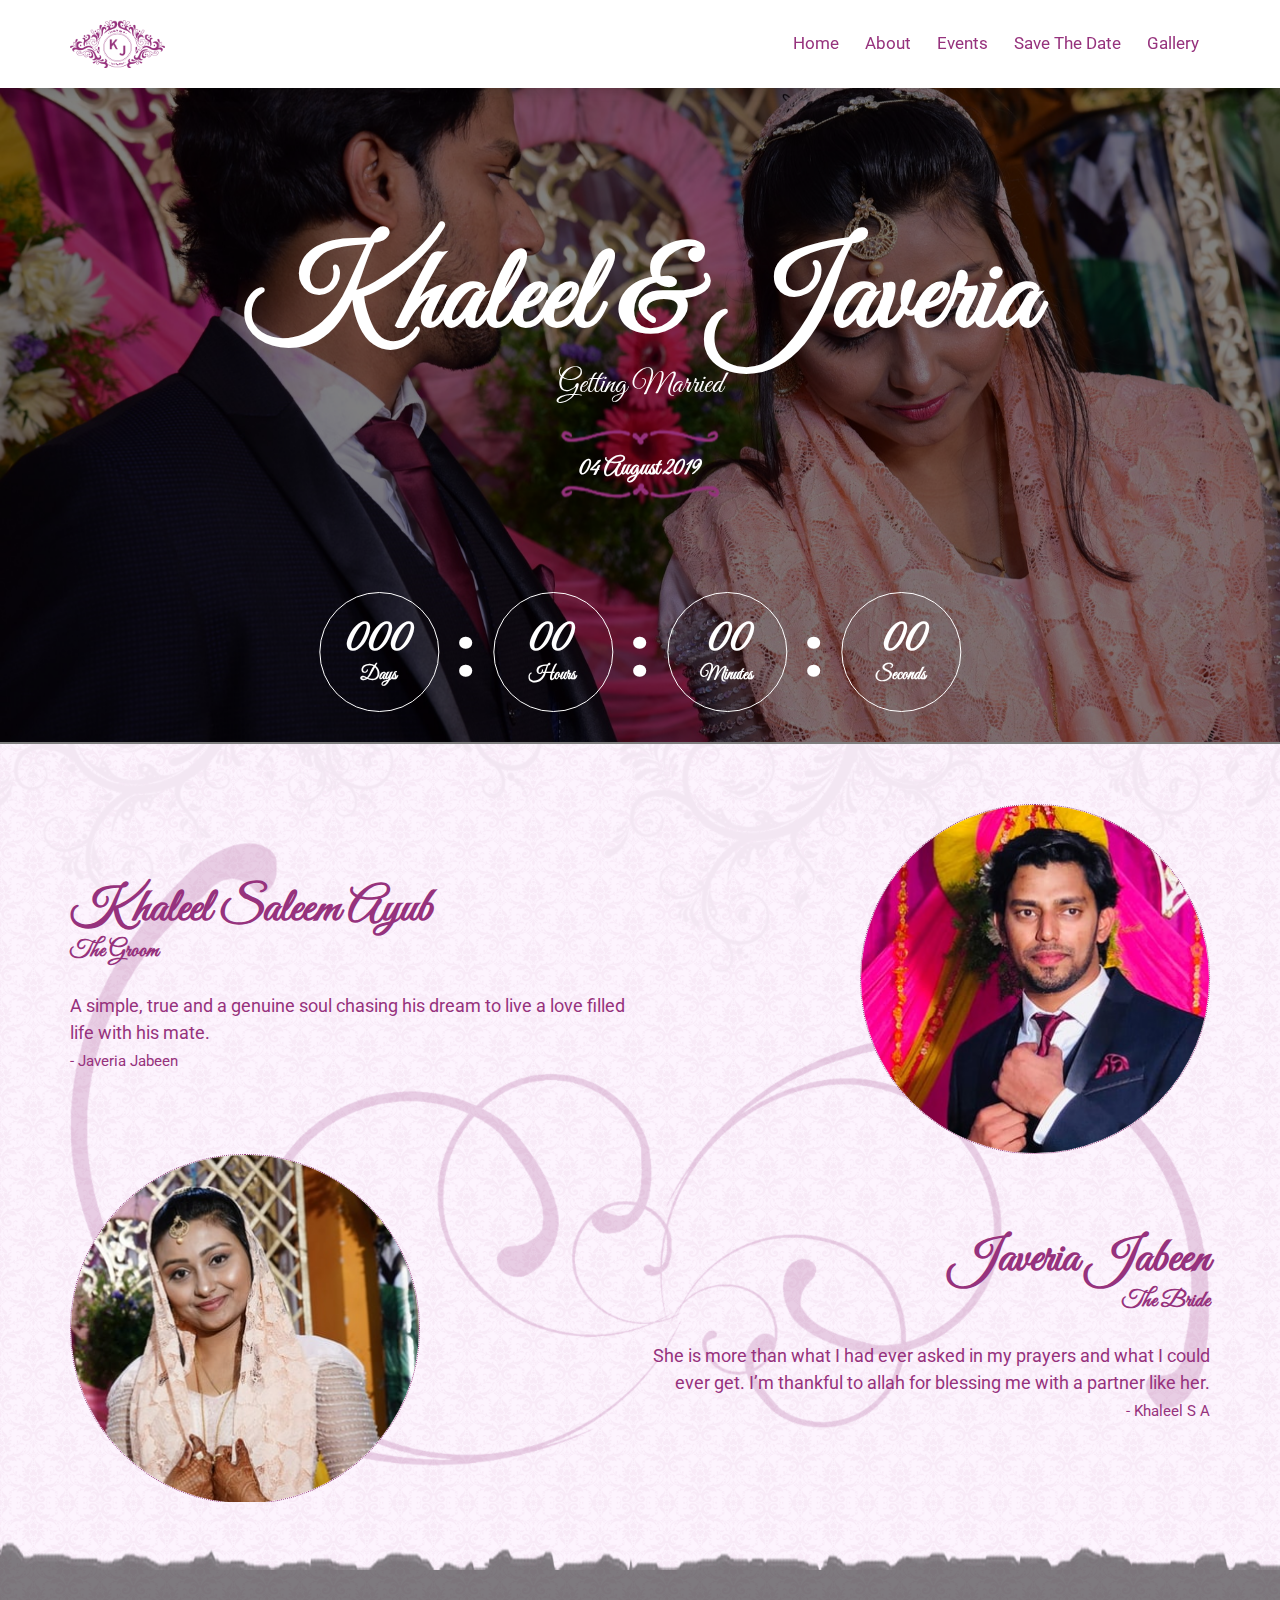
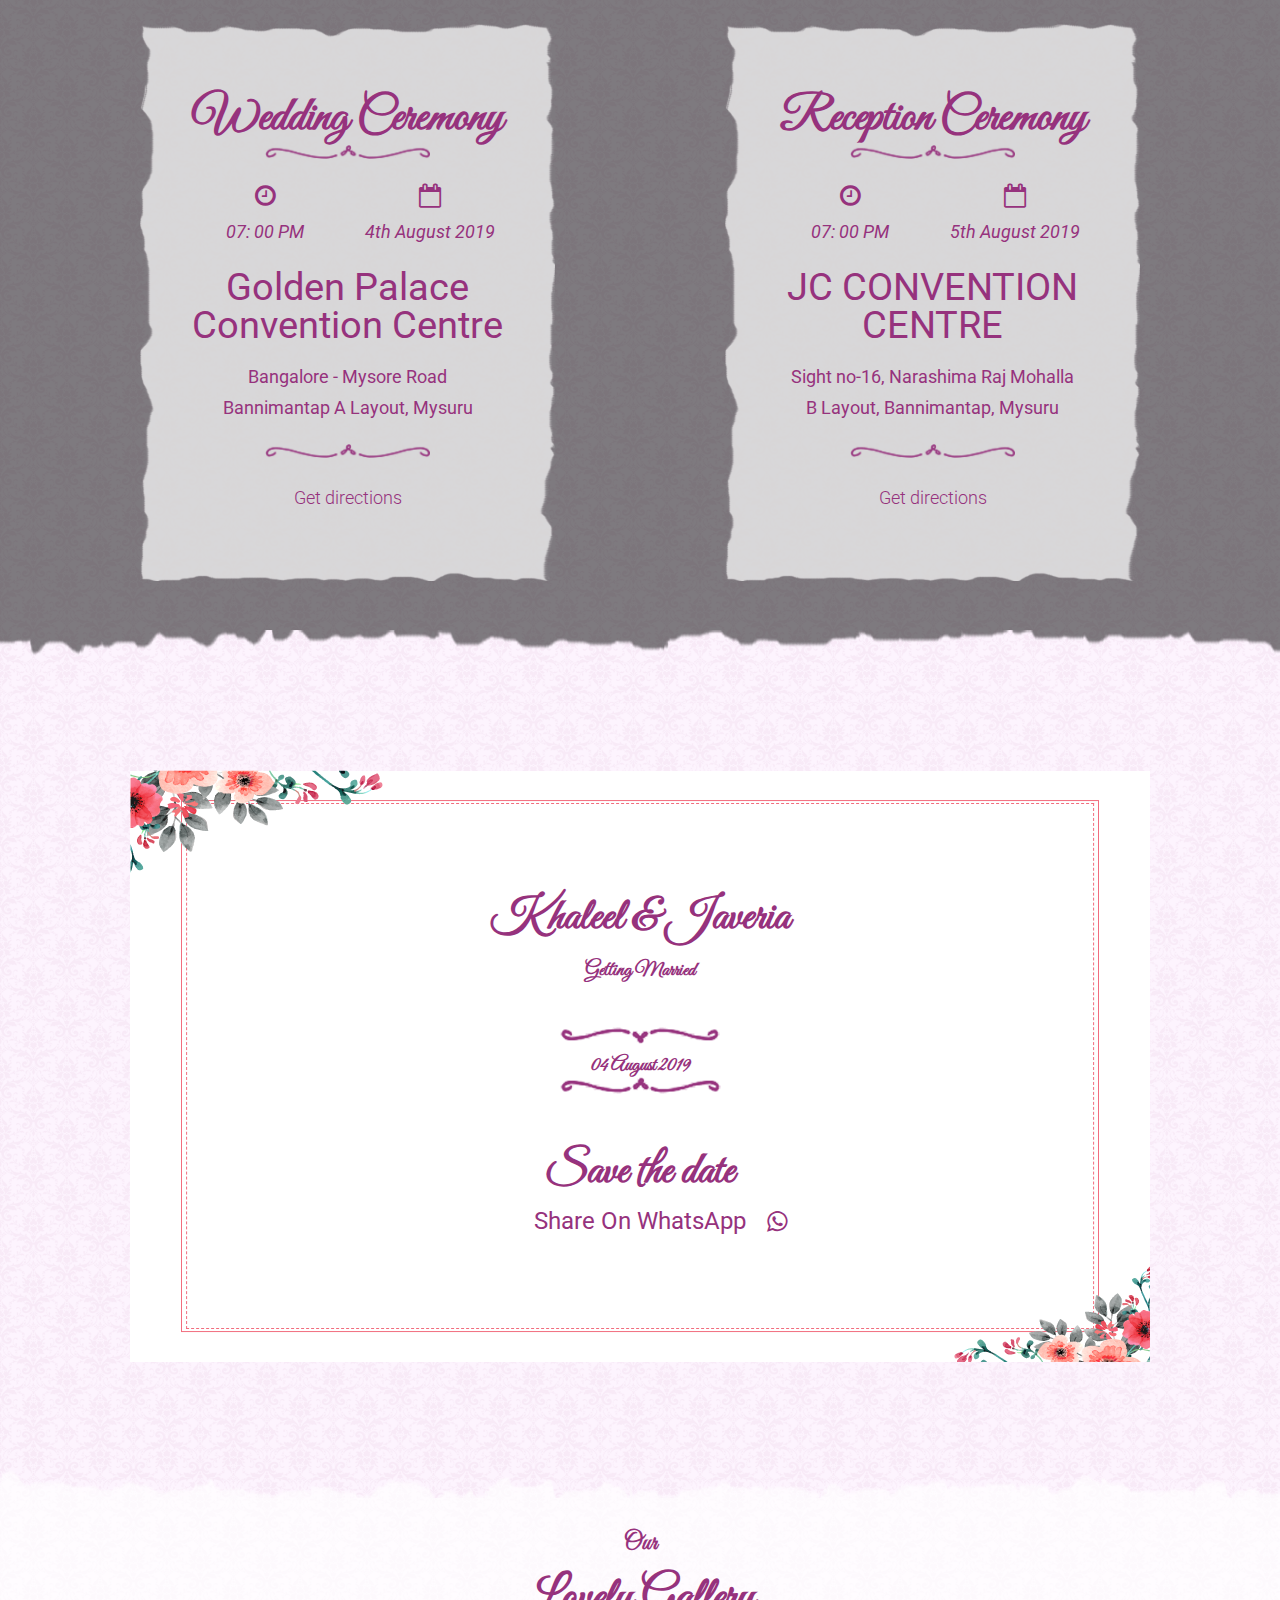
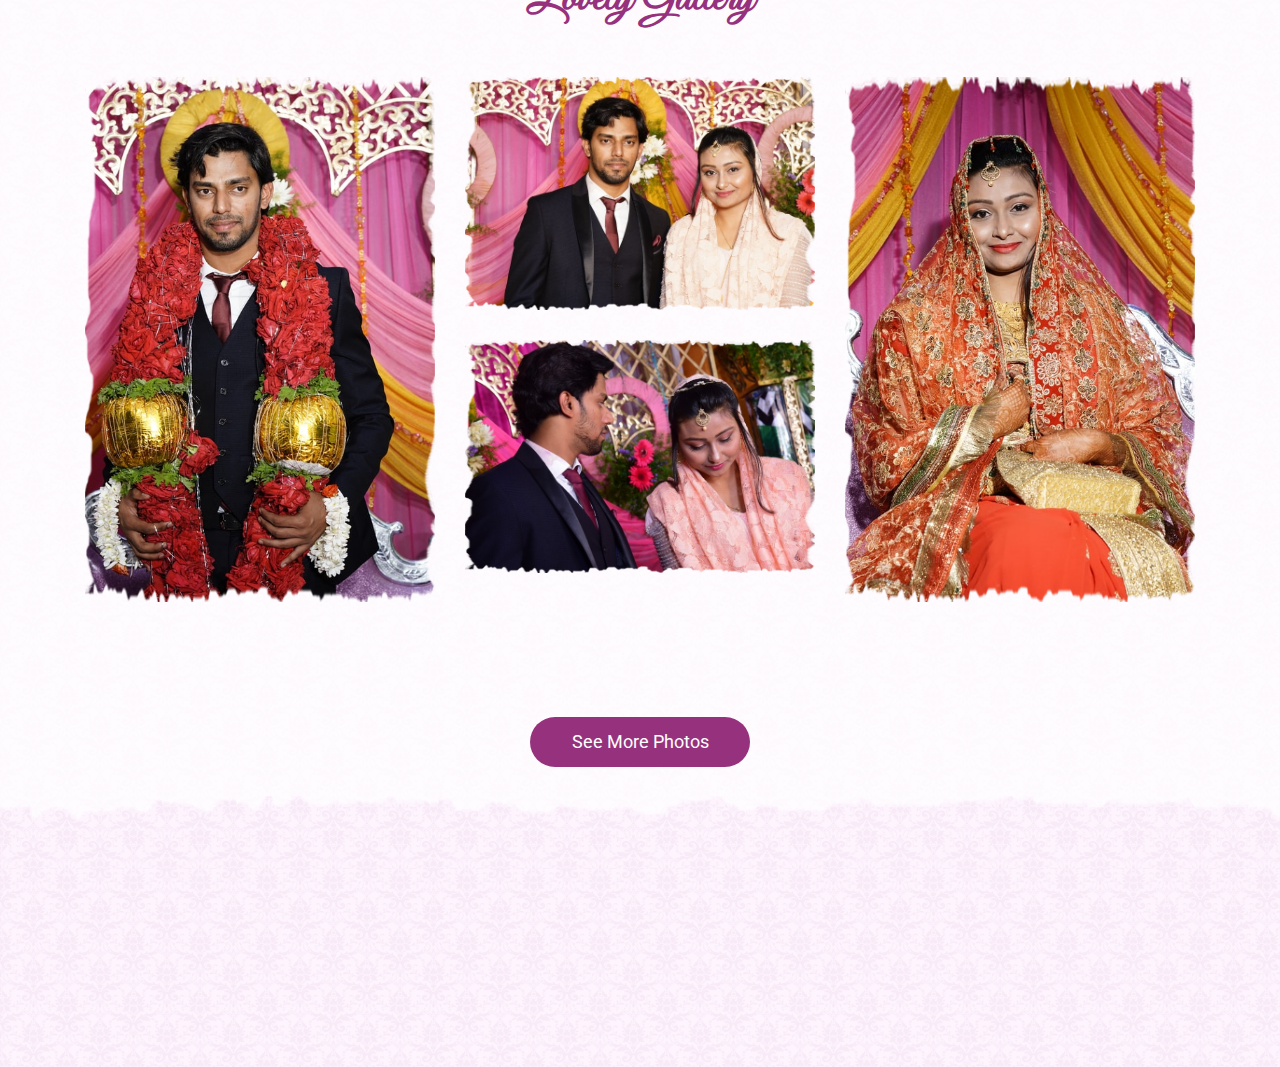
<file: index.html>
<!DOCTYPE html>
<html class="no-js" lang="eg"><head><meta http-equiv="Content-Type" content="text/html; charset=UTF-8">
		<title>Khan's Wedding - Khaleel & Javeria</title>
		<meta http-equiv="X-UA-Compatible" content="IE=edge">
		<meta name="description" content="Join us in celebrating our love on the 4th August 2019">
		<meta property="og:title" content="Khan's Wedding - Khaleel & Javeria" />
		<meta property="og:url" content="https://yousufsa.github.io/khanswedding/docs" />
		<meta property="og:description" content="Join us in celebrating our love on the 4th August 2019">
		<meta property="og:image" content="https://yousufsa.github.io/khanswedding/docs/assets/whatsapp-article-img.jpg">
		<meta property="og:type" content="article" />
        <meta name="author" content="YousufSA">
		<meta name="viewport" content="width=device-width, initial-scale=1">
        <link rel="shortcut icon" type="image/png" href="https://yousufsa.github.io/khanswedding/docs/assets/favicon.ico"/>
		<link href="https://fonts.googleapis.com/css?family=Great+Vibes%7CRoboto:100,300,400,700,900" rel="stylesheet">
		<!-- Global site tag (gtag.js) - Google Analytics -->
		<script async src="https://www.googletagmanager.com/gtag/js?id=UA-138884768-1"></script>
		<script>
		  window.dataLayer = window.dataLayer || [];
		  function gtag(){dataLayer.push(arguments);}
		  gtag('js', new Date());

		  gtag('config', 'UA-138884768-1');
		</script>


		<!-- All Style Sheet Start -->

		<link rel="stylesheet" href="https://yousufsa.github.io/khanswedding/docs/assets/owl.theme.css">
		<link rel="stylesheet" href="https://yousufsa.github.io/khanswedding/docs/assets/vegas.min.css">
		<link rel="stylesheet" href="https://yousufsa.github.io/khanswedding/docs/assets/owl.transitions.css">
		<link rel="stylesheet" href="https://yousufsa.github.io/khanswedding/docs/assets/owl.carousel.min.css">
		<link rel="stylesheet" href="https://yousufsa.github.io/khanswedding/docs/assets/magnific-popup.css">
		<link rel="stylesheet" href="https://yousufsa.github.io/khanswedding/docs/assets/isotope.css">
		<link rel="stylesheet" href="https://yousufsa.github.io/khanswedding/docs/assets/font-awesome.css">
		<link rel="stylesheet" href="https://yousufsa.github.io/khanswedding/docs/assets/bootstrap.min.css">
		<link rel="stylesheet" href="https://yousufsa.github.io/khanswedding/docs/assets/animate.css">

		<!-- All Style Sheet End -->

		<link rel="stylesheet" href="https://yousufsa.github.io/khanswedding/docs/assets/style.css">
		<link rel="stylesheet" href="https://yousufsa.github.io/khanswedding/docs/assets/responsive.css">
	<style type="text/css" id="jarallax-clip-1">#jarallax-container-1 {
   clip: rect(0 1440px 600px 0);
   clip: rect(0, 1440px, 600px, 0);
}</style></head>

	<body class="the-heart-default-body the-heart-overly" data-gr-c-s-loaded="true">
	<!-- The Heart Body Start -->
	<!-- Preloder -->
	<div id="prelaoder" style="display: none;"></div>
	<!-- The Heart main Menu -->
	<header class="the-heart-menu-and-logo-section" id="the-heart-menu">
		<div class="container">
			<div class="row">
				<div class="col-md-2 col-sm-2 col-xs-12">
					<div class="the-heart-logo">
						<a href="#loded">
							<img src="https://yousufsa.github.io/khanswedding/docs/assets/logo.png" alt="The Heart Logo">
						</a>
					</div>
				</div>
				<div class="menu-toggle">
					<i class="fa fa-bars" aria-hidden="true"></i>
				</div>
				<div class="col-md-10 col-sm-10 col-xs-12">
					<nav class="the-heart-main-meun">
						<ul>
							<li><a href="#loded">Home</a></li>
							<li><a href="#tthe-heart-intro">About</a></li>
                            <li><a href="#our-story">Events</a></li>
                            <li><a href="#the-heart-attending">Save the date</a></li>
							<li><a href="#the-heart-gallery">Gallery</a></li>
						</ul>
					</nav> <!-- .the-heart-main-meun END -->
				</div>
			</div>
		</div>
	</header> <!-- .the-heart-menu-and-logo-section END -->

	<!-- The Heart Welcome Section -->
	<section class="the-heart-welcome-section jarallax black-overly vegas-container" id="loded" style="height: 744px;"><div class="vegas-slide vegas-transition-fade vegas-transition-fade-in vegas-transition-fade-out" style="transition: all 1000ms ease 0s;"><div class="vegas-slide-inner vegas-animation-kenburnsLeft" style="background-image: url(&quot;https://yousufsa.github.io/khanswedding/docs/assets/img/accommodation-bg.jpg&quot;); background-color: rgba(0, 0, 0, 0); background-position: center center; background-size: cover; animation-duration: 5000ms;"></div></div><div class="vegas-slide vegas-transition-fade vegas-transition-fade-in" style="transition: all 1000ms ease 0s;"><div class="vegas-slide-inner vegas-animation-kenburnsLeft" style="background-image: url(&quot;https://yousufsa.github.io/khanswedding/docs/assets/img/the-heart-welcome-bg.jpg&quot;); background-color: rgba(0, 0, 0, 0); background-position: center center; background-size: cover; animation-duration: 5000ms;"></div></div><div class="vegas-timer vegas-timer-running"><div class="vegas-timer-progress" style="transition-duration: 4900ms;"></div></div><div class="vegas-wrapper" style="overflow: visible; padding: 0px;"><div class="container">
				<div class="row">
					<div class="the-heart-welcome-tbl">
						<div class="the-heart-welcome-tbl-c">
							<div class="the-heart-welcome-content">
								<div class="wow fadeInUp" data-wow-duration="2s" style="visibility: visible; animation-duration: 2s; animation-name: fadeInUp;">
									<h1>Khaleel  &amp;  Javeria</h1>
									<h4>Getting Married</h4>
									<div class="the-heart-floral-txt">
										<h3>04 August 2019</h3>
									</div> <!-- .the-heart-floral-txt END -->
								</div>
							</div> <!-- .the-heart-welcome-content END -->
						</div> <!-- .the-heart-welcome-tbl-c END -->
					</div> <!-- .the-heart-welcome-tbl END -->
				</div>
			</div><div class="the-heart-date-couuntdown">
				<div class="wow fadeInUp" data-wow-duration="3s" style="visibility: visible; animation-duration: 3s; animation-name: fadeInUp;">
					<div id="heart_countdown">
						<div class="the-heart-timer-single">
							<div class="the-heart-single-counter the-heart-timer">
								<div class="dash days_dash">
									<div class="digit"><div class="top" style="display: none;">0</div><div class="bottom" style="display: block;">0</div></div>
									<div class="digit"><div class="top" style="display: none;">0</div><div class="bottom" style="display: block;">0</div></div>
									<div class="digit"><div class="top" style="display: none;">0</div><div class="bottom" style="display: block;">0</div></div>
									<h3>Days</h3>
								</div>
							</div>
						</div>
						<div class="the-heart-timer-single">
							<div class="the-heart-single-counter the-heart-timer">
								<div class="dash hours_dash">
									<div class="digit"><div class="top" style="display: none;">0</div><div class="bottom" style="display: block;">0</div></div>
									<div class="digit"><div class="top" style="display: none;">0</div><div class="bottom" style="display: block;">0</div></div>
									<h3>Hours</h3>
								</div>
							</div>
						</div>
						<div class="the-heart-timer-single">
							<div class="the-heart-single-counter the-heart-timer">
								<div class="dash minutes_dash">
									<div class="digit"><div class="top" style="display: none;">0</div><div class="bottom" style="display: block;">0</div></div>
									<div class="digit"><div class="top" style="display: none;">0</div><div class="bottom" style="display: block;">0</div></div>
									<h3>Minutes</h3>
								</div>
							</div>
						</div>
						<div class="the-heart-timer-single">
							<div class="the-heart-single-counter the-heart-timer">
								<div class="dash seconds_dash">
									<div class="digit"><div class="top" style="display: none;">0</div><div class="bottom" style="display: block;">0</div></div>
									<div class="digit"><div class="top" style="display: none;">0</div><div class="bottom" style="display: block;">0</div></div>
									<h3>Seconds</h3>
								</div>
							</div>
						</div>
					</div> <!-- #heart_countdown END -->
				</div>
			</div></div></section> <!-- .the-heart-welcome-floral-bg END -->

	<!-- The Heart Introduction -->
	<section class="the-heart-introduction-section section-padding" id="tthe-heart-intro">
		<div class="container">
			<div class="the-heart-introduction-wraper">
				<div class="the-heart-single-introduction clear-both">
					<div class="the-heart-spilt-container">
						<div class="the-heart-intruduction-content-txt" style="height: 350px;">
							<h3>Khaleel Saleem Ayub</h3>
							<h4>The Groom</h4>
                            <p>A simple, true and a genuine soul chasing his dream to live a love filled life with his mate. <br/><small> - Javeria Jabeen </small></p>
						</div> <!-- .the-heart-intruduction-content-txt END -->
					</div> <!-- .the-heart-spilt-container END -->
					<div class="the-heart-spilt-container">
						<figure class="the-heart-intruduction-content-img">
							<img src="https://yousufsa.github.io/khanswedding/docs/assets/groom.png" alt="Khaleel - Groom" title="Khaleel - Groom">
						</figure> <!-- .the-heart-intruduction-content-img END -->
					</div> <!-- .the-heart-spilt-container END -->
				</div> <!--  .the-heart-single-introduction END -->

				<div class="the-heart-single-introduction clear-both">
					<div class="the-heart-spilt-container">
						<div class="the-heart-intruduction-content-txt" style="height: 350px;">
							<h3>Javeria Jabeen</h3>
							<h4>The Bride</h4>
							<p>She is more than what I had ever asked in my prayers and what I could ever get. I’m thankful to allah for blessing me with a partner like her. <br/><small> - Khaleel S A </small></p>
						</div> <!-- .the-heart-intruduction-content-txt END -->
					</div> <!-- .the-heart-spilt-container END -->
					<div class="the-heart-spilt-container">
						<figure class="the-heart-intruduction-content-img">
								<img src="https://yousufsa.github.io/khanswedding/docs/assets/bride.png" alt="Javeria - Bride" title="Javeria - Bride">
				        </figure> <!-- .the-heart-intruduction-content-img END -->
					</div> <!-- .the-heart-spilt-container END -->
				</div> <!--  .the-heart-single-introduction END -->
			</div> <!-- .the-heart-introduction-wraper END -->
		</div>
	</section> <!-- .the-heart-introduction-section END -->

	   

	<!-- The Heart Wedding Venue -->
	<section id="our-story" class="the-heart-paper-effect-bg">
		<div class="the-heart-wedding-venue-section" id="the-heart-wedding-venue" style="background-image: url(https://yousufsa.github.io/khanswedding/docs/assets/img/shardayyy-photography-113795-unsplash.jpg);">
			<div class="container">
				<div class="row">
					<div class="col-md-6 col-sm-12 col-xs-12">
						<div class="the-heart-wdding-venu-content">
							<h2>Wedding Ceremony</h2>

							<div class="the-heart-wedding-time-schedule clear-both">
								<div class="the-heart-wedding-venue">
									<div class="the-heart-wedding-time-chart clear-both">
										<div class="the-heart-spilt-container">
											<i class="fa fa-clock-o"></i>
											<p>07: 00 PM</p>
										</div> <!-- .the-heart-spilt-container END -->
										<div class="the-heart-spilt-container">
											<i class="fa fa-calendar-o"></i>
											<p>4th August 2019</p>
										</div> <!-- .the-heart-spilt-container END -->
									</div> <!-- .the-heart-wedding-time-chart END -->

									<div class="the-heart-wedding-palace-address clear-both">
										<h4>Golden Palace Convention Centre</h4>
										<h5>Bangalore - Mysore Road</h5>
										<h6>Bannimantap A Layout, Mysuru</h6>
									</div>
								</div> <!-- .the-heart-wedding-venue END -->
							</div> <!-- .the-heart-wedding-time-schedule END -->

							<a href="http://bit.ly/2x2hB1n" title="Golden Palace Convention Centre" target="_blank">Get directions</a>
						</div> <!-- .the-heart-wdding-venu-content END -->
					</div>
					<div class="col-md-6 col-sm-12 col-xs-12">
						<div class="the-heart-wdding-venu-content">
							<h2>Reception Ceremony</h2>

							<div class="the-heart-wedding-time-schedule clear-both">
								<div class="the-heart-wedding-venue">
									<div class="the-heart-wedding-time-chart clear-both">
										<div class="the-heart-spilt-container">
											<i class="fa fa-clock-o"></i>
											<p>07: 00 PM</p>
										</div> <!-- .the-heart-spilt-container END -->
										<div class="the-heart-spilt-container">
											<i class="fa fa-calendar-o"></i>
											<p>5th August 2019</p>
										</div> <!-- .the-heart-spilt-container END -->
									</div> <!-- .the-heart-wedding-time-chart END -->

									<div class="the-heart-wedding-palace-address clear-both">
										<h4>JC CONVENTION CENTRE</h4>
										<h5>Sight no-16, Narashima Raj Mohalla</h5>
										<h6>B Layout, Bannimantap, Mysuru</h6>
									</div>
								</div> <!-- .the-heart-wedding-venue END -->
							</div> <!-- .the-heart-wedding-time-schedule END -->

							<a href="http://bit.ly/2FlpWSf" title="JC CONVENTION CENTRE" target="_blank">Get directions </a>
						</div> <!-- .the-heart-wdding-venu-content END -->
					</div>
				</div>
			</div>
		</div> <!-- .the-heart-wedding-venue-section END -->
	</section> <!-- .the-heart-paper-effect-bg END -->
	
	<!-- The Heart You Are Attending -->
	<section class="the-heart-you-are-attending-section section-padding" id="the-heart-attending">
		<div class="container">
			<div class="row">
				<div class="col-md-12 col-sm-12 col-xs-12">
					<div class="the-heart-attending-content" style="height: 591px;">
						<div class="the-heart-attending-content-inner">
							<div class="the-heart-attending-content-inner-top">
								<h2>Khaleel  &amp;  Javeria</h2>
								<h3>Getting Married</h3>
								<div class="the-heart-floral-txt">
									<h3>04 August 2019</h3>
								</div> <!-- .the-heart-floral-txt END -->
							</div>
							<div class="the-heart-attending-content-inner-bottom">
								<h2>Save the date</h2>
								<a href="whatsapp://send?text=Khan's%20wedding%20-%20Khaleel%20weds%20Javeria%0A%0Ahttps://yousufsa.github.io/khanswedding" data-action="share/whatsapp/share" data-text="Take a look at this awesome website:" data-href="" class="wa_btn wa_btn_s the-heart-btn simple-btn">Share On WhatsApp</a>
							</div>
						</div> <!-- .the-heart-attending-content-inner END -->
					</div> <!-- .the-heart-attending-content END -->
				</div>
			</div>
		</div>
	</section> <!-- .the-heart-you-are-attending-section END -->

	<!-- The Heart Our Lovely Gallery -->
	<section class="the-heart-paper-effect-bg" id="the-heart-gallery">
		<div class="the-heart-lovely-gallery-section" style="background-image: url(https://yousufsa.github.io/khanswedding/docs/assets/img/gallery-bg.jpg);">
			<div class="container">
				<div class="the-heart-section-heading">
					<h4>Our</h4>
					<h2> Lovely Gallery</h2>
				</div> <!-- .the-heart-section-heading END -->
				<div class="content-margin-top">
					<div id="the-heart-gallery-grid" class="the-heart-gallery-grid" style="position: relative; height: 758.094px;">
						<div class="the-heart-gallery-item" style="width: 380px; position: absolute; left: 0px; top: 0px;">
							<a class="the-heart-popup" href="https://yousufsa.github.io/khanswedding/docs/assets/gallery-1.png">
								<figure class="the-heart-single-gallery">
									<img src="https://yousufsa.github.io/khanswedding/docs/assets/gallery-1.png" alt="The Heart Gallery Image" title="The Heart Gallery Image">
								</figure> <!-- .the-heart-single-gallery END -->
							</a>
						</div> <!-- .the-heart-gallery-item END -->

						<div class="the-heart-gallery-item" style="width: 380px; position: absolute; left: 380px; top: 0px;">
							<a class="the-heart-popup" href="https://yousufsa.github.io/khanswedding/docs/assets/gallery-2.png">
								<figure class="the-heart-single-gallery">
									<img src="https://yousufsa.github.io/khanswedding/docs/assets/gallery-2.png" alt="The Heart Gallery Image" title="The Heart Gallery Image">
								</figure> <!-- .the-heart-single-gallery END -->
							</a>
						</div> <!-- .the-heart-gallery-item END -->

						<div class="the-heart-gallery-item" style="width: 380px; position: absolute; left: 760px; top: 0px;">
							<a class="the-heart-popup" href="https://yousufsa.github.io/khanswedding/docs/assets/gallery-3.png">
								<figure class="the-heart-single-gallery">
									<img src="https://yousufsa.github.io/khanswedding/docs/assets/gallery-3.png" alt="The Heart Gallery Image" title="The Heart Gallery Image">
								</figure> <!-- .the-heart-single-gallery END -->
							</a>
						</div> <!-- .the-heart-gallery-item END -->

						<div class="the-heart-gallery-item" style="width: 380px; position: absolute; left: 760px; top: 283px;">
							<a class="the-heart-popup" href="https://yousufsa.github.io/khanswedding/docs/assets/gallery-4.png">
								<figure class="the-heart-single-gallery">
									<img src="https://yousufsa.github.io/khanswedding/docs/assets/gallery-4.png" alt="The Heart Gallery Image" title="The Heart Gallery Image">
								</figure> <!-- .the-heart-single-gallery END -->
							</a>
						</div> <!-- .the-heart-gallery-item END -->
					</div>

					<div class="the-heart-btn-holder">
						<a href="http://bit.ly/2KFBWCv" target="_blank" class="the-heart-btn pink-btn">See More Photos</a>
					</div> <!-- .the-heart-btn-holder END -->
				</div>
			</div>
		</div> <!-- .the-heart-lovely-gallery-section END -->
	</section>	
	<!-- The Heart Footer Section -->
	<footer class="the-heart-footer-section jarallax" id="the-heart-footer" s>
		<div class="container">
			<div class="the-heart-tbl">
				<div class="the-heart-tbl-c">
					<div class="the-heart-footer-content">
						<div class="wow fadeInUp" data-wow-duration="2s" style="animation-duration: 2s; animation-name: none;">
							<h2>Join us for the wedding!</h2>
							<h5>&#10084; We invite you to join us in celebrating our love &#10084;</h5>
						</div>
					</div> <!-- .the-heart-footer-content END -->
				</div> <!-- .the-heart-tbl-c END -->
			</div> <!-- .the-heart-tbl END -->
		</div>
	<div id="jarallax-container-1" style="position: absolute; top: 0px; left: 0px; width: 100%; height: 100%; overflow: hidden; pointer-events: none; z-index: -100;"><div></div></div></footer> <!-- .the-heart-footer-section END -->
	
	<!-- Js File Start -->
	<script type="text/javascript" src="https://yousufsa.github.io/khanswedding/docs/assets/jquery-3.1.1.min.js"></script>
	<script type="text/javascript" src="https://yousufsa.github.io/khanswedding/docs/assets/jquery.easing.1.3.js"></script>
	<script type="text/javascript" src="https://yousufsa.github.io/khanswedding/docs/assets/bootstrap.min.js"></script>
	<script src="https://yousufsa.github.io/khanswedding/docs/assets/owl.carousel.min.js"></script>
	<script src="https://yousufsa.github.io/khanswedding/docs/assets/isotope.pkgd.min.js"></script>
	<script src="https://yousufsa.github.io/khanswedding/docs/assets/jquery.magnific-popup.min.js"></script>
    <script type="text/javascript" src="https://yousufsa.github.io/khanswedding/docs/assets/jquery.lwtCountdown-1.0.js"></script>
	<script src="https://yousufsa.github.io/khanswedding/docs/assets/wow.min.js"></script>
	<!-- header jarallax -->
	<script src="https://yousufsa.github.io/khanswedding/docs/assets/jarallax.js"></script>
	<script src="https://yousufsa.github.io/khanswedding/docs/assets/jarallax-element.js"></script>
	<script src="https://yousufsa.github.io/khanswedding/docs/assets/jarallax-video.js"></script>
	<script src="https://yousufsa.github.io/khanswedding/docs/assets/main.js"></script>
    <script>
         $(".the-heart-main-meun li").click(function () {
                    if(screen.width <767){
                    $('.the-heart-main-meun').slideUp();
                    }
                });
    </script>
    </body>
</html>
</file>
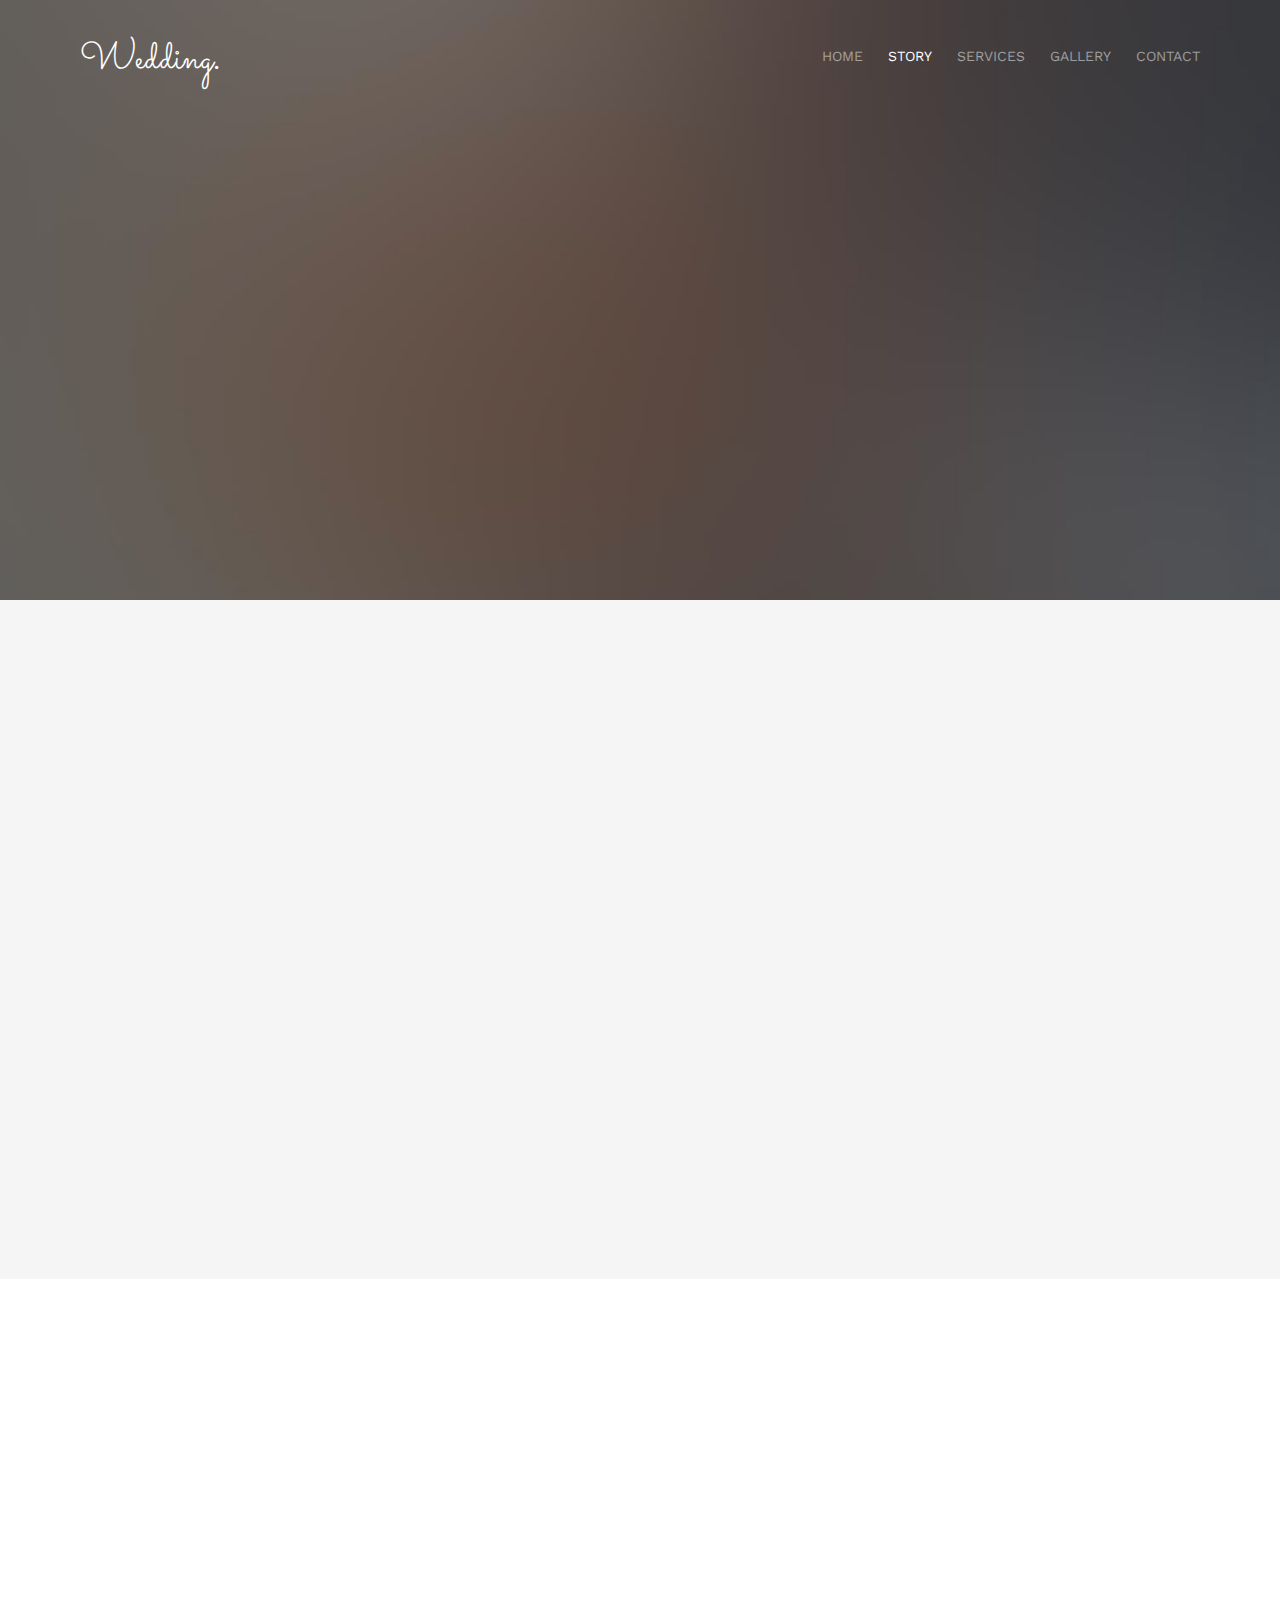
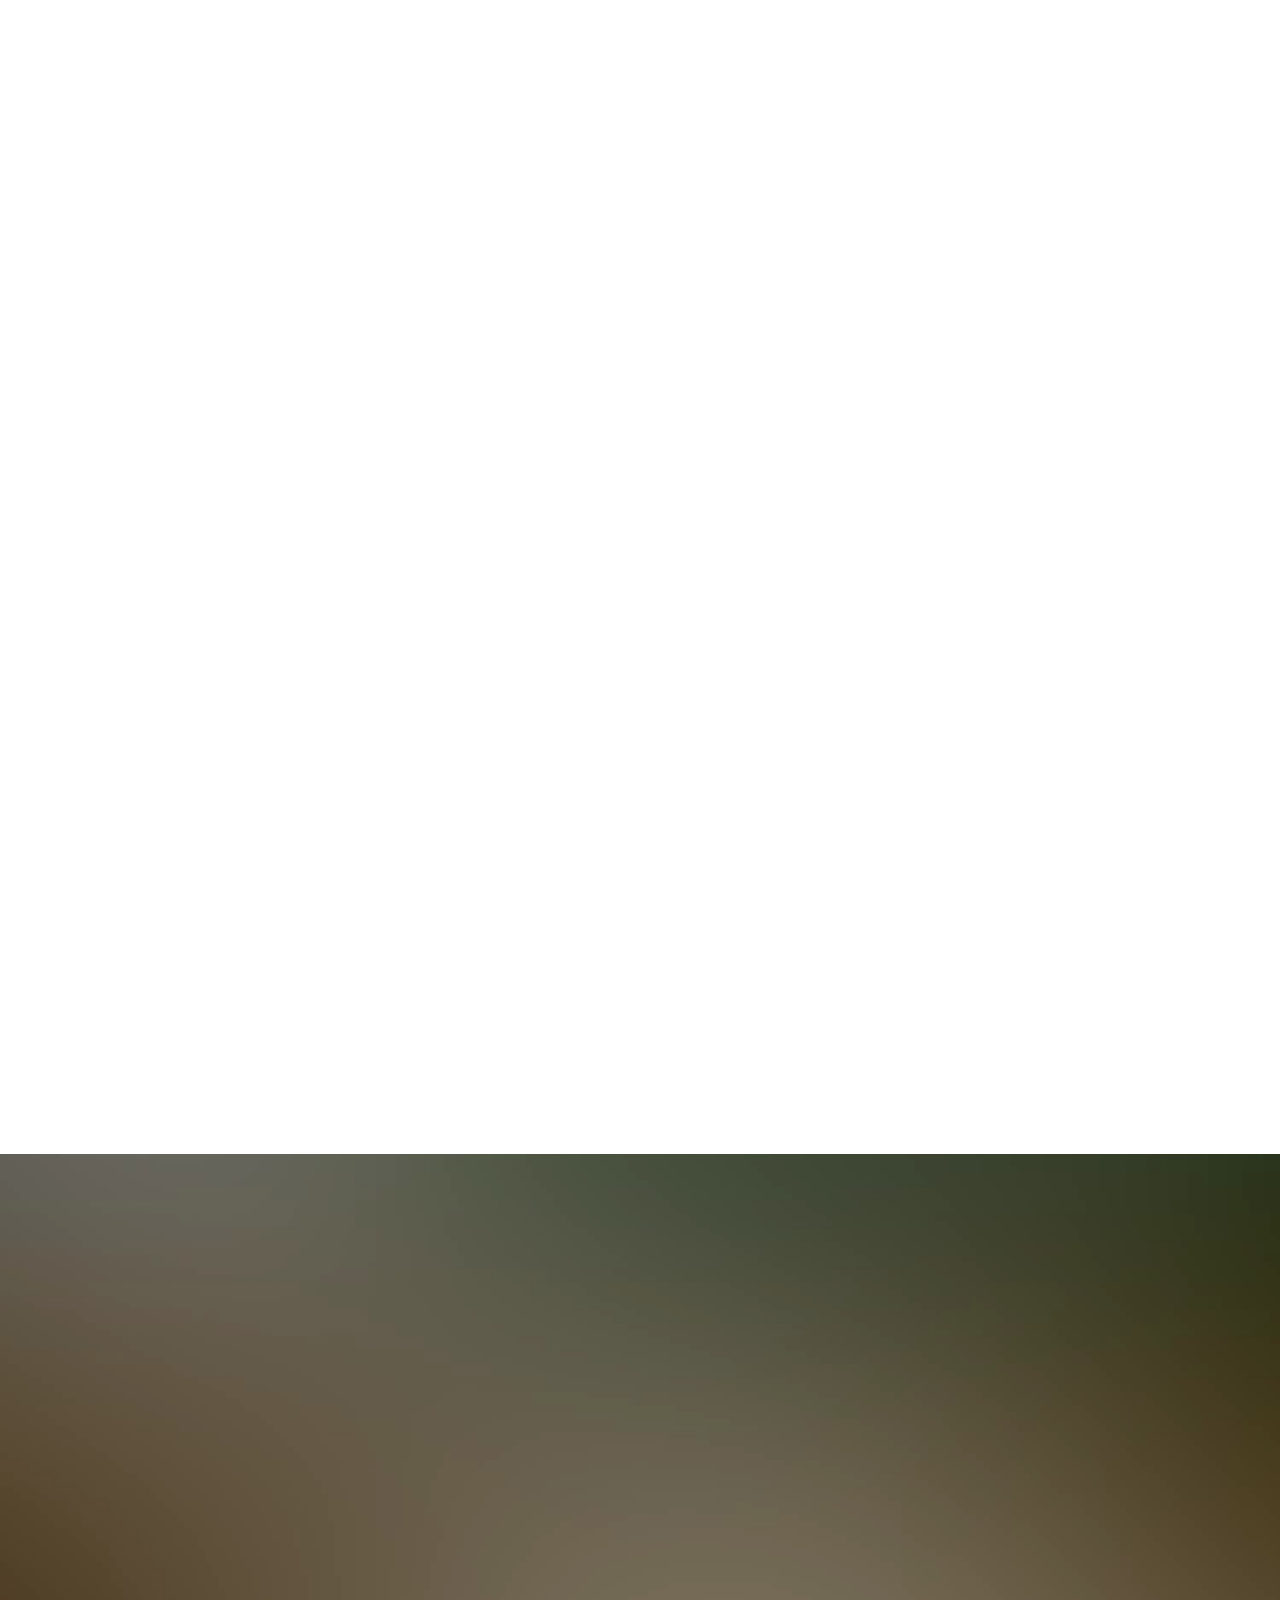
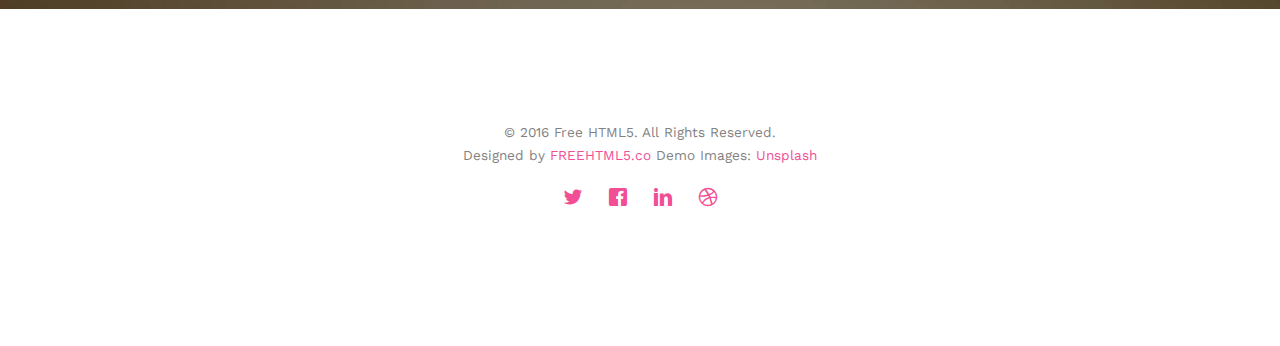
<file: docs/about.html>
<!DOCTYPE html>
<!--[if lt IE 7]>      <html class="no-js lt-ie9 lt-ie8 lt-ie7"> <![endif]-->
<!--[if IE 7]>         <html class="no-js lt-ie9 lt-ie8"> <![endif]-->
<!--[if IE 8]>         <html class="no-js lt-ie9"> <![endif]-->
<!--[if gt IE 8]><!--> <html class="no-js"> <!--<![endif]-->
	<head>
	<meta charset="utf-8">
	<meta http-equiv="X-UA-Compatible" content="IE=edge">
	<title>Wedding &mdash; 100% Free Fully Responsive HTML5 Template by FREEHTML5.co</title>
	<meta name="viewport" content="width=device-width, initial-scale=1">
	<meta name="description" content="Free HTML5 Template by FREEHTML5.CO" />
	<meta name="keywords" content="free html5, free template, free bootstrap, html5, css3, mobile first, responsive" />
	<meta name="author" content="FREEHTML5.CO" />

  <!-- 
	//////////////////////////////////////////////////////

	FREE HTML5 TEMPLATE 
	DESIGNED & DEVELOPED by FREEHTML5.CO
		
	Website: 		http://freehtml5.co/
	Email: 			info@freehtml5.co
	Twitter: 		http://twitter.com/fh5co
	Facebook: 		https://www.facebook.com/fh5co

	//////////////////////////////////////////////////////
	 -->

  	<!-- Facebook and Twitter integration -->
	<meta property="og:title" content=""/>
	<meta property="og:image" content=""/>
	<meta property="og:url" content=""/>
	<meta property="og:site_name" content=""/>
	<meta property="og:description" content=""/>
	<meta name="twitter:title" content="" />
	<meta name="twitter:image" content="" />
	<meta name="twitter:url" content="" />
	<meta name="twitter:card" content="" />

	<link href='https://fonts.googleapis.com/css?family=Work+Sans:400,300,600,400italic,700' rel='stylesheet' type='text/css'>
	<link href="https://fonts.googleapis.com/css?family=Sacramento" rel="stylesheet">
	
	<!-- Animate.css -->
	<link rel="stylesheet" href="css/animate.css">
	<!-- Icomoon Icon Fonts-->
	<link rel="stylesheet" href="css/icomoon.css">
	<!-- Bootstrap  -->
	<link rel="stylesheet" href="css/bootstrap.css">

	<!-- Magnific Popup -->
	<link rel="stylesheet" href="css/magnific-popup.css">

	<!-- Owl Carousel  -->
	<link rel="stylesheet" href="css/owl.carousel.min.css">
	<link rel="stylesheet" href="css/owl.theme.default.min.css">

	<!-- Theme style  -->
	<link rel="stylesheet" href="css/style.css">

	<!-- Modernizr JS -->
	<script src="js/modernizr-2.6.2.min.js"></script>
	<!-- FOR IE9 below -->
	<!--[if lt IE 9]>
	<script src="js/respond.min.js"></script>
	<![endif]-->

	</head>
	<body>
		
	<div class="fh5co-loader"></div>
	
	<div id="page">
	<nav class="fh5co-nav" role="navigation">
		<div class="container">
			<div class="row">
				<div class="col-xs-2">
					<div id="fh5co-logo"><a href="index.html">Wedding<strong>.</strong></a></div>
				</div>
				<div class="col-xs-10 text-right menu-1">
					<ul>
						<li><a href="index.html">Home</a></li>
						<li class="active"><a href="about.html">Story</a></li>
						<li class="has-dropdown">
							<a href="services.html">Services</a>
							<ul class="dropdown">
								<li><a href="#">Web Design</a></li>
								<li><a href="#">eCommerce</a></li>
								<li><a href="#">Branding</a></li>
								<li><a href="#">API</a></li>
							</ul>
						</li>
						<li class="has-dropdown">
							<a href="gallery.html">Gallery</a>
							<ul class="dropdown">
								<li><a href="#">HTML5</a></li>
								<li><a href="#">CSS3</a></li>
								<li><a href="#">Sass</a></li>
								<li><a href="#">jQuery</a></li>
							</ul>
						</li>
						<li><a href="contact.html">Contact</a></li>
					</ul>
				</div>
			</div>
			
		</div>
	</nav>

	<header id="fh5co-header" class="fh5co-cover fh5co-cover-sm" role="banner" style="background-image:url(images/img_bg_1.jpg);">
		<div class="overlay"></div>
		<div class="fh5co-container">
			<div class="row">
				<div class="col-md-8 col-md-offset-2 text-center">
					<div class="display-t">
						<div class="display-tc animate-box" data-animate-effect="fadeIn">
							<h1>Couple Story</h1>
							<h2>Free HTML5 templates Made by <a href="http://freehtml5.co" target="_blank">FreeHTML5.co</a></h2>
						</div>
					</div>
				</div>
			</div>
		</div>
	</header>

	<div id="fh5co-couple" class="fh5co-section-gray">
		<div class="container">
			<div class="row">
				<div class="col-md-8 col-md-offset-2 text-center fh5co-heading animate-box">
					<h2>Hello!</h2>
					<h3>November 28th, 2016 New York, USA</h3>
					<p>We invited you to celebrate our wedding</p>
				</div>
			</div>
			<div class="couple-wrap animate-box">
				<div class="couple-half">
					<div class="groom">
						<img src="images/groom.jpg" alt="groom" class="img-responsive">
					</div>
					<div class="desc-groom">
						<h3>Joefrey Mahusay</h3>
						<p>Far far away, behind the word mountains, far from the countries Vokalia and Consonantia, there live the blind texts. Separated they live in Bookmarksgrove</p>
					</div>
				</div>
				<p class="heart text-center"><i class="icon-heart2"></i></p>
				<div class="couple-half">
					<div class="bride">
						<img src="images/bride.jpg" alt="groom" class="img-responsive">
					</div>
					<div class="desc-bride">
						<h3>Sheila Mahusay</h3>
						<p>Far far away, behind the word mountains, far from the countries Vokalia and Consonantia, there live the blind texts. Separated they live in Bookmarksgrove</p>
					</div>
				</div>
			</div>
		</div>
	</div>

	<div id="fh5co-couple-story">
		<div class="container">
			<div class="row">
				<div class="col-md-8 col-md-offset-2 text-center fh5co-heading animate-box">
					<span>We Love Each Other</span>
					<h2>Our Story</h2>
					<p>Far far away, behind the word mountains, far from the countries Vokalia and Consonantia, there live the blind texts.</p>
				</div>
			</div>
			<div class="row">
				<div class="col-md-12 col-md-offset-0">
					<ul class="timeline animate-box">
						<li class="animate-box">
							<div class="timeline-badge" style="background-image:url(images/couple-1.jpg);"></div>
							<div class="timeline-panel">
								<div class="timeline-heading">
									<h3 class="timeline-title">First We Meet</h3>
									<span class="date">December 25, 2015</span>
								</div>
								<div class="timeline-body">
									<p>Far far away, behind the word mountains, far from the countries Vokalia and Consonantia, there live the blind texts. Separated they live in Bookmarksgrove right at the coast of the Semantics, a large language ocean.</p>
								</div>
							</div>
						</li>
						<li class="timeline-inverted animate-box">
							<div class="timeline-badge" style="background-image:url(images/couple-2.jpg);"></div>
							<div class="timeline-panel">
								<div class="timeline-heading">
									<h3 class="timeline-title">First Date</h3>
									<span class="date">December 28, 2015</span>
								</div>
								<div class="timeline-body">
									<p>Far far away, behind the word mountains, far from the countries Vokalia and Consonantia, there live the blind texts. Separated they live in Bookmarksgrove right at the coast of the Semantics, a large language ocean.</p>
								</div>
							</div>
						</li>
						<li class="animate-box">
							<div class="timeline-badge" style="background-image:url(images/couple-3.jpg);"></div>
							<div class="timeline-panel">
								<div class="timeline-heading">
									<h3 class="timeline-title">In A Relationship</h3>
									<span class="date">January 1, 2016</span>
								</div>
								<div class="timeline-body">
									<p>Far far away, behind the word mountains, far from the countries Vokalia and Consonantia, there live the blind texts. Separated they live in Bookmarksgrove right at the coast of the Semantics, a large language ocean.</p>
								</div>
							</div>
						</li>
			    	</ul>
				</div>
			</div>
		</div>
	</div>

	<div id="fh5co-started" class="fh5co-bg" style="background-image:url(images/img_bg_4.jpg);">
		<div class="overlay"></div>
		<div class="container">
			<div class="row animate-box">
				<div class="col-md-8 col-md-offset-2 text-center fh5co-heading">
					<h2>Are You Attending?</h2>
					<p>Please Fill-up the form to notify you that you're attending. Thanks.</p>
				</div>
			</div>
			<div class="row animate-box">
				<div class="col-md-10 col-md-offset-1">
					<form class="form-inline">
						<div class="col-md-4 col-sm-4">
							<div class="form-group">
								<label for="name" class="sr-only">Name</label>
								<input type="name" class="form-control" id="name" placeholder="Name">
							</div>
						</div>
						<div class="col-md-4 col-sm-4">
							<div class="form-group">
								<label for="email" class="sr-only">Email</label>
								<input type="email" class="form-control" id="email" placeholder="Email">
							</div>
						</div>
						<div class="col-md-4 col-sm-4">
							<button type="submit" class="btn btn-default btn-block">I am Attending</button>
						</div>
					</form>
				</div>
			</div>
		</div>
	</div>

	<footer id="fh5co-footer" role="contentinfo">
		<div class="container">
			<!-- <div class="row row-pb-md">
				<div class="col-md-4 fh5co-widget">
					<h3>The Company</h3>
					<p>Facilis ipsum reprehenderit nemo molestias. Aut cum mollitia reprehenderit. Eos cumque dicta adipisci architecto culpa amet.</p>
					<p><a href="#">Learn More</a></p>
				</div>
				<div class="col-md-2 col-sm-4 col-xs-6 col-md-push-1">
					<ul class="fh5co-footer-links">
						<li><a href="#">About</a></li>
						<li><a href="#">Help</a></li>
						<li><a href="#">Contact</a></li>
						<li><a href="#">Terms</a></li>
						<li><a href="#">Meetups</a></li>
					</ul>
				</div>

				<div class="col-md-2 col-sm-4 col-xs-6 col-md-push-1">
					<ul class="fh5co-footer-links">
						<li><a href="#">Shop</a></li>
						<li><a href="#">Privacy</a></li>
						<li><a href="#">Testimonials</a></li>
						<li><a href="#">Handbook</a></li>
						<li><a href="#">Held Desk</a></li>
					</ul>
				</div>

				<div class="col-md-2 col-sm-4 col-xs-6 col-md-push-1">
					<ul class="fh5co-footer-links">
						<li><a href="#">Find Designers</a></li>
						<li><a href="#">Find Deelopers</a></li>
						<li><a href="#">Teams</a></li>
						<li><a href="#">Advertise</a></li>
						<li><a href="#">API</a></li>
					</ul>
				</div>
			</div> -->

			<div class="row copyright">
				<div class="col-md-12 text-center">
					<p>
						<small class="block">&copy; 2016 Free HTML5. All Rights Reserved.</small> 
						<small class="block">Designed by <a href="http://freehtml5.co/" target="_blank">FREEHTML5.co</a> Demo Images: <a href="http://unsplash.co/" target="_blank">Unsplash</a></small>
					</p>
					<p>
						<ul class="fh5co-social-icons">
							<li><a href="#"><i class="icon-twitter"></i></a></li>
							<li><a href="#"><i class="icon-facebook"></i></a></li>
							<li><a href="#"><i class="icon-linkedin"></i></a></li>
							<li><a href="#"><i class="icon-dribbble"></i></a></li>
						</ul>
					</p>
				</div>
			</div>

		</div>
	</footer>
	</div>

	<div class="gototop js-top">
		<a href="#" class="js-gotop"><i class="icon-arrow-up"></i></a>
	</div>
	
	<!-- jQuery -->
	<script src="js/jquery.min.js"></script>
	<!-- jQuery Easing -->
	<script src="js/jquery.easing.1.3.js"></script>
	<!-- Bootstrap -->
	<script src="js/bootstrap.min.js"></script>
	<!-- Waypoints -->
	<script src="js/jquery.waypoints.min.js"></script>
	<!-- Carousel -->
	<script src="js/owl.carousel.min.js"></script>
	<!-- countTo -->
	<script src="js/jquery.countTo.js"></script>

	<!-- Stellar -->
	<script src="js/jquery.stellar.min.js"></script>
	<!-- Magnific Popup -->
	<script src="js/jquery.magnific-popup.min.js"></script>
	<script src="js/magnific-popup-options.js"></script>

	<!-- Main -->
	<script src="js/main.js"></script>

	</body>
</html>
</file>
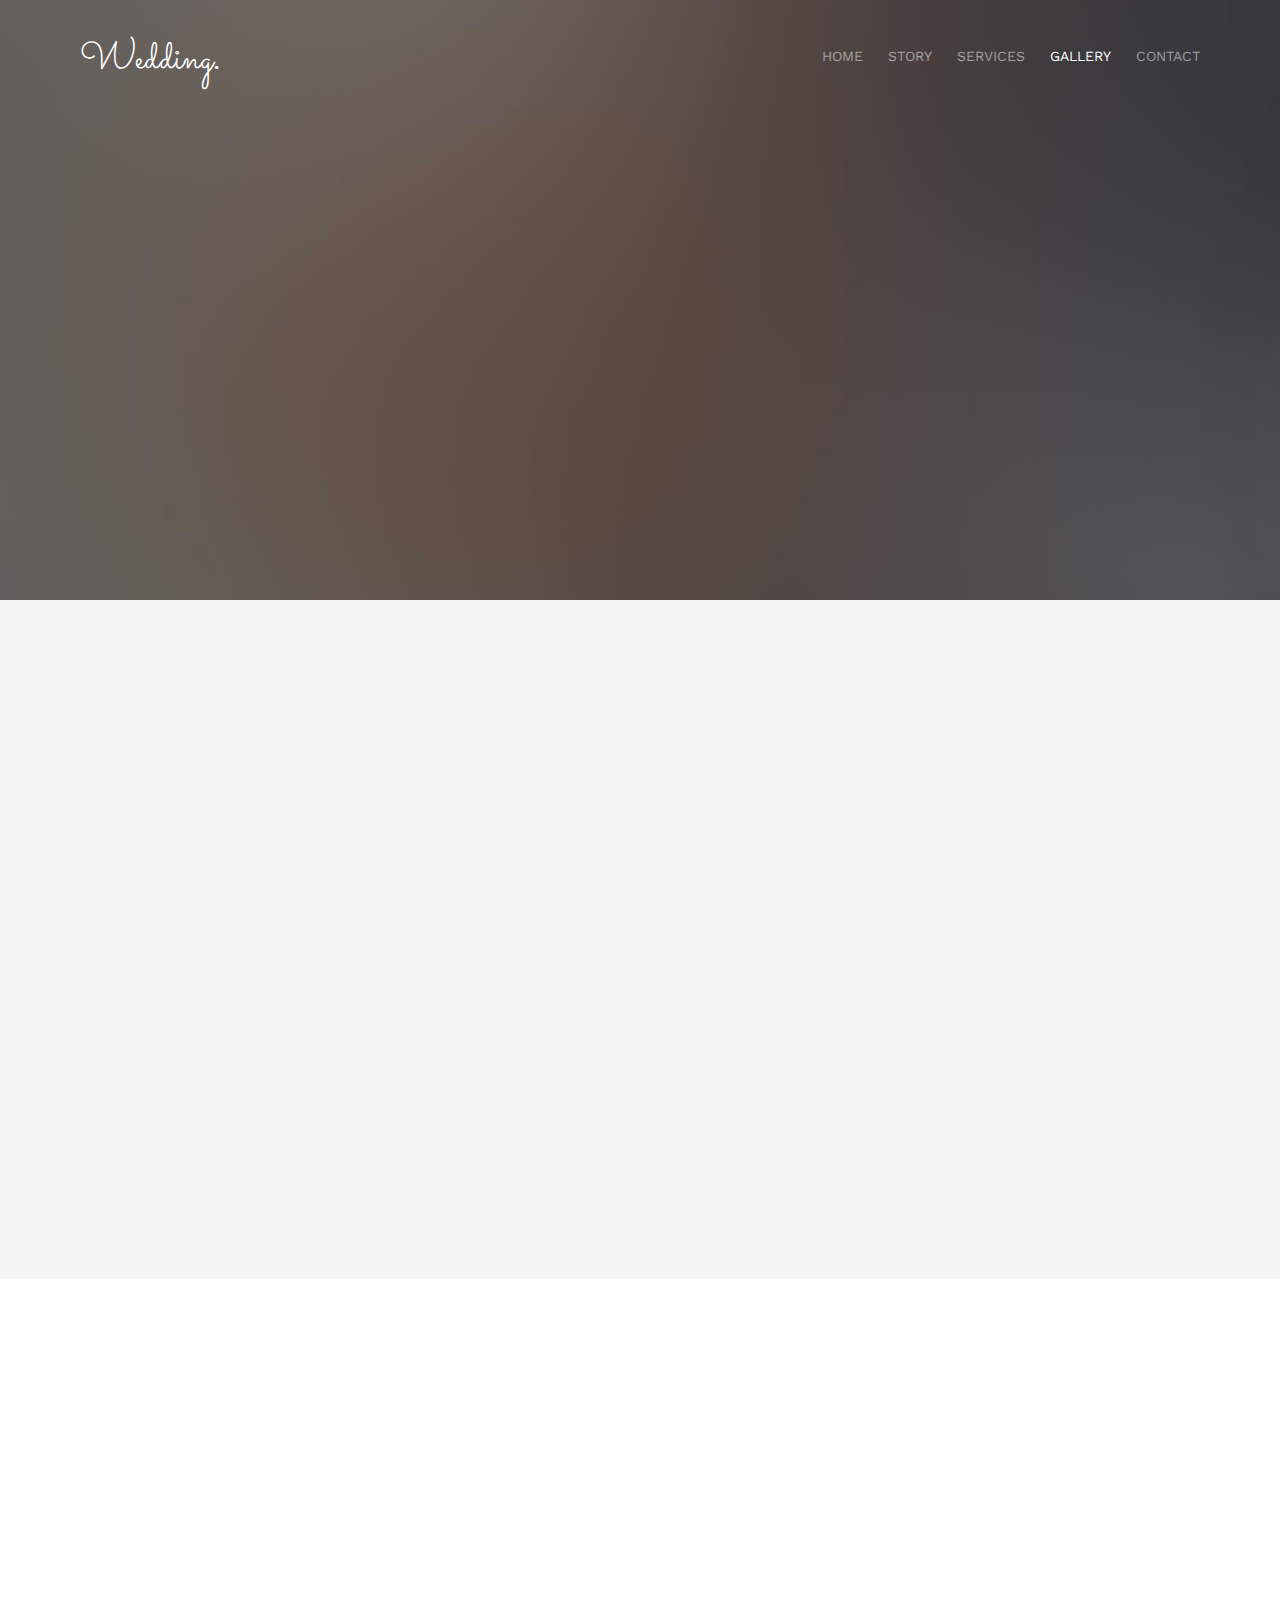
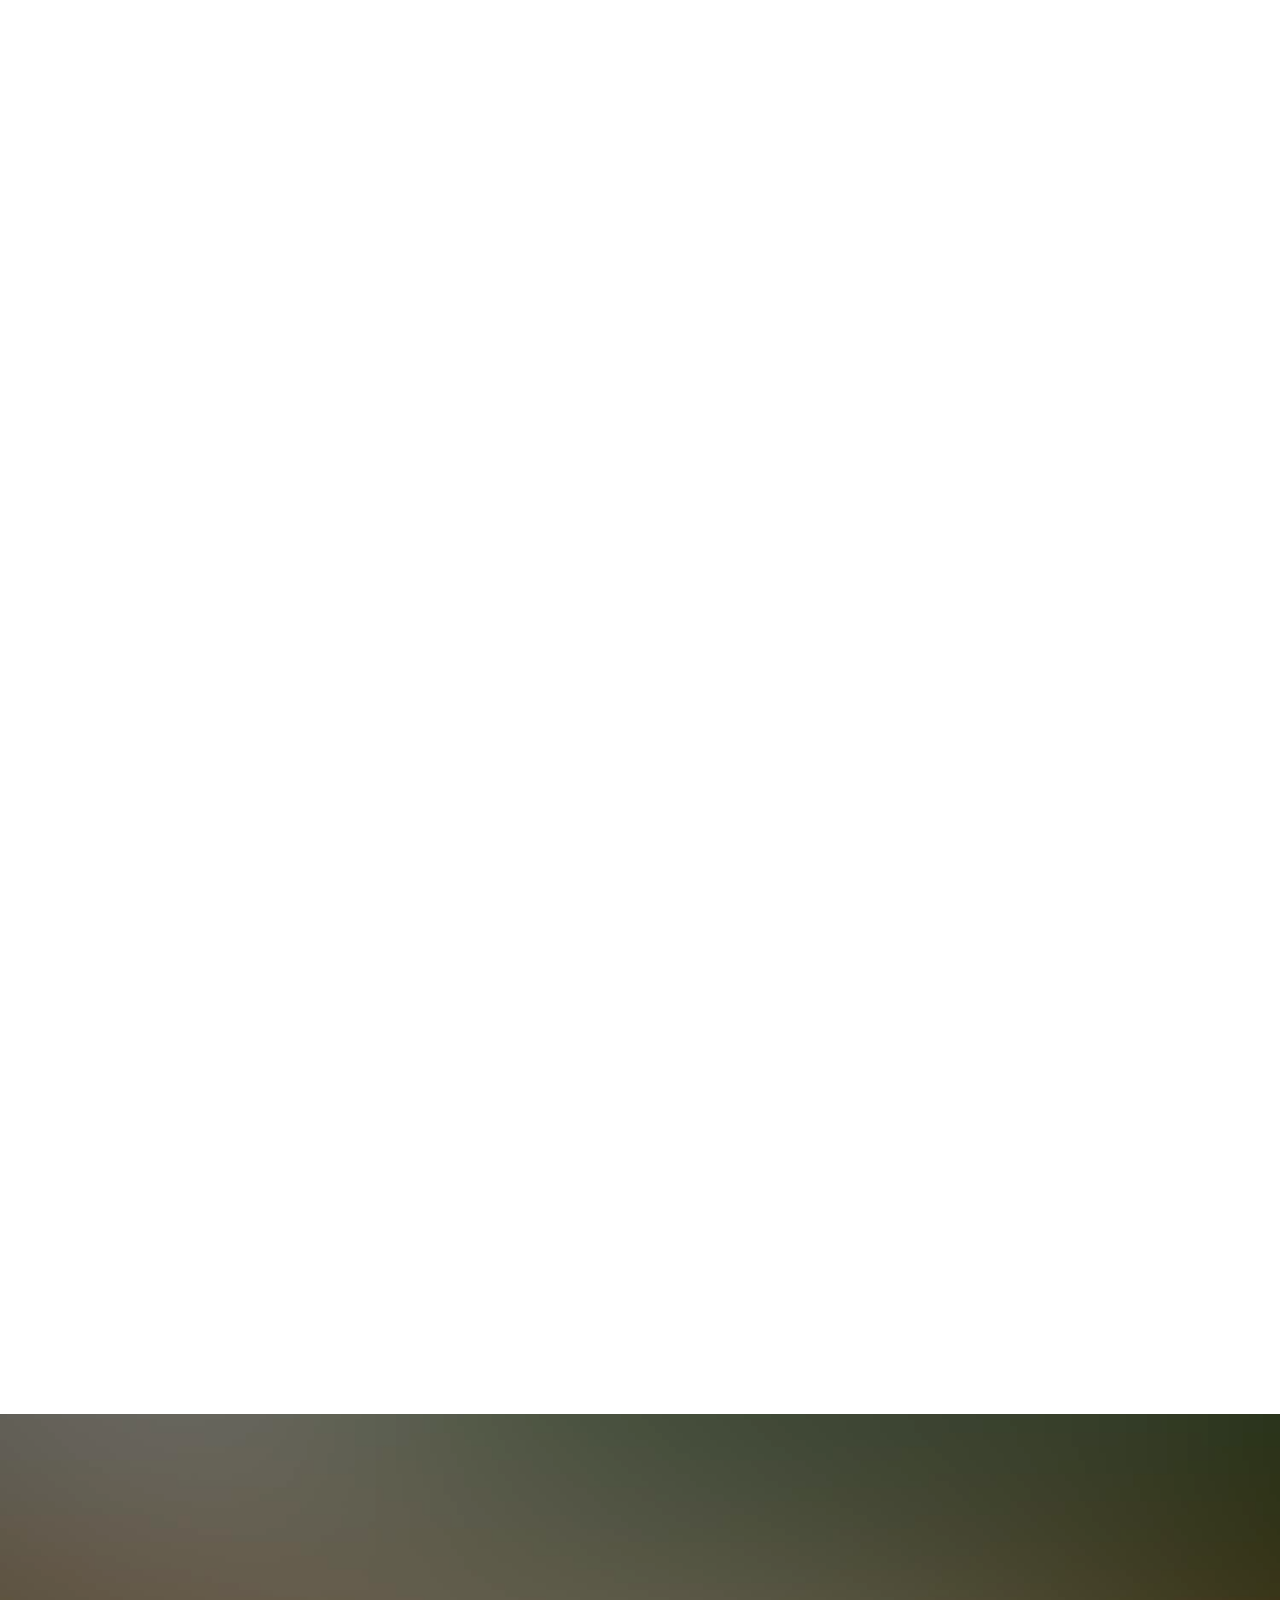
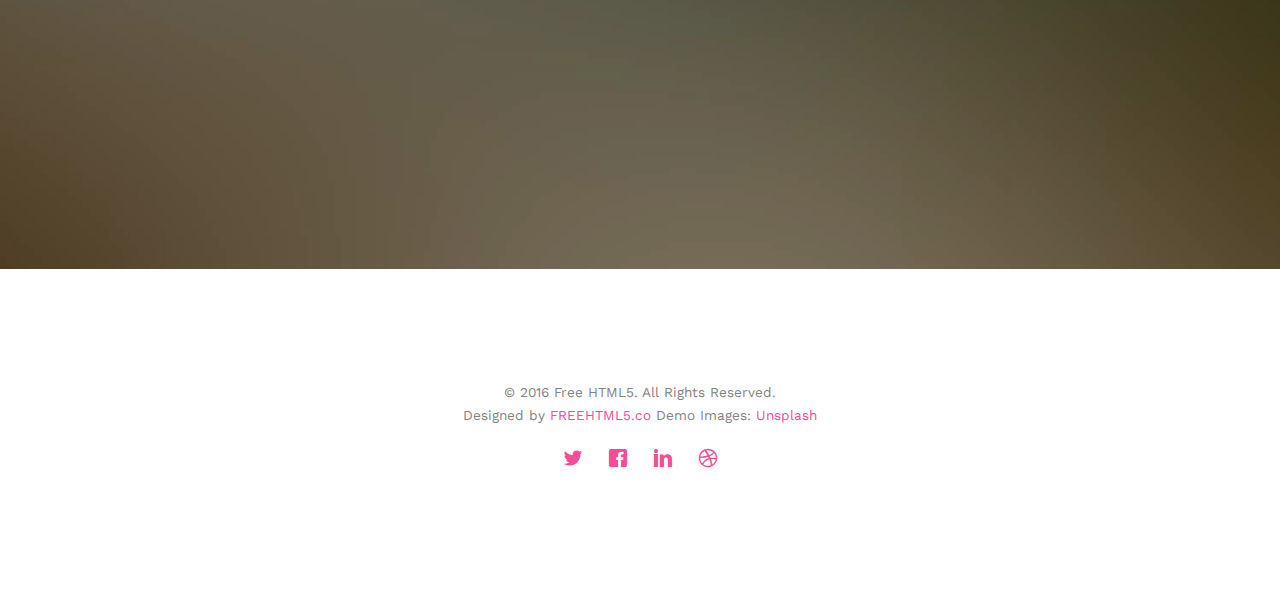
<file: docs/gallery.html>
<!DOCTYPE html>
<!--[if lt IE 7]>      <html class="no-js lt-ie9 lt-ie8 lt-ie7"> <![endif]-->
<!--[if IE 7]>         <html class="no-js lt-ie9 lt-ie8"> <![endif]-->
<!--[if IE 8]>         <html class="no-js lt-ie9"> <![endif]-->
<!--[if gt IE 8]><!--> <html class="no-js"> <!--<![endif]-->
	<head>
	<meta charset="utf-8">
	<meta http-equiv="X-UA-Compatible" content="IE=edge">
	<title>Wedding &mdash; 100% Free Fully Responsive HTML5 Template by FREEHTML5.co</title>
	<meta name="viewport" content="width=device-width, initial-scale=1">
	<meta name="description" content="Free HTML5 Template by FREEHTML5.CO" />
	<meta name="keywords" content="free html5, free template, free bootstrap, html5, css3, mobile first, responsive" />
	<meta name="author" content="FREEHTML5.CO" />

  <!-- 
	//////////////////////////////////////////////////////

	FREE HTML5 TEMPLATE 
	DESIGNED & DEVELOPED by FREEHTML5.CO
		
	Website: 		http://freehtml5.co/
	Email: 			info@freehtml5.co
	Twitter: 		http://twitter.com/fh5co
	Facebook: 		https://www.facebook.com/fh5co

	//////////////////////////////////////////////////////
	 -->

  	<!-- Facebook and Twitter integration -->
	<meta property="og:title" content=""/>
	<meta property="og:image" content=""/>
	<meta property="og:url" content=""/>
	<meta property="og:site_name" content=""/>
	<meta property="og:description" content=""/>
	<meta name="twitter:title" content="" />
	<meta name="twitter:image" content="" />
	<meta name="twitter:url" content="" />
	<meta name="twitter:card" content="" />

	<link href='https://fonts.googleapis.com/css?family=Work+Sans:400,300,600,400italic,700' rel='stylesheet' type='text/css'>
	<link href="https://fonts.googleapis.com/css?family=Sacramento" rel="stylesheet">
	
	<!-- Animate.css -->
	<link rel="stylesheet" href="css/animate.css">
	<!-- Icomoon Icon Fonts-->
	<link rel="stylesheet" href="css/icomoon.css">
	<!-- Bootstrap  -->
	<link rel="stylesheet" href="css/bootstrap.css">

	<!-- Magnific Popup -->
	<link rel="stylesheet" href="css/magnific-popup.css">

	<!-- Owl Carousel  -->
	<link rel="stylesheet" href="css/owl.carousel.min.css">
	<link rel="stylesheet" href="css/owl.theme.default.min.css">

	<!-- Theme style  -->
	<link rel="stylesheet" href="css/style.css">

	<!-- Modernizr JS -->
	<script src="js/modernizr-2.6.2.min.js"></script>
	<!-- FOR IE9 below -->
	<!--[if lt IE 9]>
	<script src="js/respond.min.js"></script>
	<![endif]-->

	</head>
	<body>
		
	<div class="fh5co-loader"></div>
	
	<div id="page">
	<nav class="fh5co-nav" role="navigation">
		<div class="container">
			<div class="row">
				<div class="col-xs-2">
					<div id="fh5co-logo"><a href="index.html">Wedding<strong>.</strong></a></div>
				</div>
				<div class="col-xs-10 text-right menu-1">
					<ul>
						<li><a href="index.html">Home</a></li>
						<li><a href="about.html">Story</a></li>
						<li class="has-dropdown">
							<a href="services.html">Services</a>
							<ul class="dropdown">
								<li><a href="#">Web Design</a></li>
								<li><a href="#">eCommerce</a></li>
								<li><a href="#">Branding</a></li>
								<li><a href="#">API</a></li>
							</ul>
						</li>
						<li class="has-dropdown active">
							<a href="gallery.html">Gallery</a>
							<ul class="dropdown">
								<li><a href="#">HTML5</a></li>
								<li><a href="#">CSS3</a></li>
								<li><a href="#">Sass</a></li>
								<li><a href="#">jQuery</a></li>
							</ul>
						</li>
						<li><a href="contact.html">Contact</a></li>
					</ul>
				</div>
			</div>
			
		</div>
	</nav>

	<header id="fh5co-header" class="fh5co-cover fh5co-cover-sm" role="banner" style="background-image:url(images/img_bg_1.jpg);">
		<div class="overlay"></div>
		<div class="fh5co-container">
			<div class="row">
				<div class="col-md-8 col-md-offset-2 text-center">
					<div class="display-t">
						<div class="display-tc animate-box" data-animate-effect="fadeIn">
							<h1>Gallery</h1>
							<h2>Free html5 templates Made by <a href="http://freehtml5.co" target="_blank">FreeHTML5.co</a></h2>
						</div>
					</div>
				</div>
			</div>
		</div>
	</header>

	<div id="fh5co-couple" class="fh5co-section-gray">
		<div class="container">
			<div class="row">
				<div class="col-md-8 col-md-offset-2 text-center fh5co-heading animate-box">
					<h2>Hello!</h2>
					<h3>November 28th, 2016 New York, USA</h3>
					<p>We invited you to celebrate our wedding</p>
				</div>
			</div>
			<div class="couple-wrap animate-box">
				<div class="couple-half">
					<div class="groom">
						<img src="images/groom.jpg" alt="groom" class="img-responsive">
					</div>
					<div class="desc-groom">
						<h3>Joefrey Mahusay</h3>
						<p>Far far away, behind the word mountains, far from the countries Vokalia and Consonantia, there live the blind texts. Separated they live in Bookmarksgrove</p>
					</div>
				</div>
				<p class="heart text-center"><i class="icon-heart2"></i></p>
				<div class="couple-half">
					<div class="bride">
						<img src="images/bride.jpg" alt="groom" class="img-responsive">
					</div>
					<div class="desc-bride">
						<h3>Sheila Mahusay</h3>
						<p>Far far away, behind the word mountains, far from the countries Vokalia and Consonantia, there live the blind texts. Separated they live in Bookmarksgrove</p>
					</div>
				</div>
			</div>
		</div>
	</div>

	<div id="fh5co-gallery">
		<div class="container">
			<div class="row">
				<div class="col-md-8 col-md-offset-2 text-center fh5co-heading animate-box">
					<span>Our Memories</span>
					<h2>Wedding Gallery</h2>
					<p>Far far away, behind the word mountains, far from the countries Vokalia and Consonantia, there live the blind texts.</p>
				</div>
			</div>
			<div class="row row-bottom-padded-md">
				<div class="col-md-12">
					<ul id="fh5co-gallery-list">
						
						<li class="one-third animate-box" data-animate-effect="fadeIn" style="background-image: url(images/gallery-1.jpg); "> 
						<a href="images/gallery-1.jpg">
							<div class="case-studies-summary">
								<span>14 Photos</span>
								<h2>Two Glas of Juice</h2>
							</div>
						</a>
					</li>
					<li class="one-third animate-box" data-animate-effect="fadeIn" style="background-image: url(images/gallery-2.jpg); ">
						<a href="#" class="color-2">
							<div class="case-studies-summary">
								<span>30 Photos</span>
								<h2>Timer starts now!</h2>
							</div>
						</a>
					</li>


					<li class="one-third animate-box" data-animate-effect="fadeIn" style="background-image: url(images/gallery-3.jpg); ">
						<a href="#" class="color-3">
							<div class="case-studies-summary">
								<span>90 Photos</span>
								<h2>Beautiful sunset</h2>
							</div>
						</a>
					</li>
					<li class="one-third animate-box" data-animate-effect="fadeIn" style="background-image: url(images/gallery-4.jpg); ">
						<a href="#" class="color-4">
							<div class="case-studies-summary">
								<span>12 Photos</span>
								<h2>Company's Conference Room</h2>
							</div>
						</a>
					</li>

						<li class="one-third animate-box" data-animate-effect="fadeIn" style="background-image: url(images/gallery-5.jpg); ">
							<a href="#" class="color-3">
								<div class="case-studies-summary">
									<span>50 Photos</span>
									<h2>Useful baskets</h2>
								</div>
							</a>
						</li>
						<li class="one-third animate-box" data-animate-effect="fadeIn" style="background-image: url(images/gallery-6.jpg); ">
							<a href="#" class="color-4">
								<div class="case-studies-summary">
									<span>45 Photos</span>
									<h2>Skater man in the road</h2>
								</div>
							</a>
						</li>

						<li class="one-third animate-box" data-animate-effect="fadeIn" style="background-image: url(images/gallery-7.jpg); ">
							<a href="#" class="color-4">
								<div class="case-studies-summary">
									<span>35 Photos</span>
									<h2>Two Glas of Juice</h2>
								</div>
							</a>
						</li>

						<li class="one-third animate-box" data-animate-effect="fadeIn" style="background-image: url(images/gallery-8.jpg); "> 
							<a href="#" class="color-5">
								<div class="case-studies-summary">
									<span>90 Photos</span>
									<h2>Timer starts now!</h2>
								</div>
							</a>
						</li>
						<li class="one-third animate-box" data-animate-effect="fadeIn" style="background-image: url(images/gallery-9.jpg); ">
							<a href="#" class="color-6">
								<div class="case-studies-summary">
									<span>56 Photos</span>
									<h2>Beautiful sunset</h2>
								</div>
							</a>
						</li>
					</ul>		
				</div>
			</div>
		</div>
	</div>

	<div id="fh5co-started" class="fh5co-bg" style="background-image:url(images/img_bg_4.jpg);">
		<div class="overlay"></div>
		<div class="container">
			<div class="row animate-box">
				<div class="col-md-8 col-md-offset-2 text-center fh5co-heading">
					<h2>Are You Attending?</h2>
					<p>Please Fill-up the form to notify you that you're attending. Thanks.</p>
				</div>
			</div>
			<div class="row animate-box">
				<div class="col-md-10 col-md-offset-1">
					<form class="form-inline">
						<div class="col-md-4 col-sm-4">
							<div class="form-group">
								<label for="name" class="sr-only">Name</label>
								<input type="name" class="form-control" id="name" placeholder="Name">
							</div>
						</div>
						<div class="col-md-4 col-sm-4">
							<div class="form-group">
								<label for="email" class="sr-only">Email</label>
								<input type="email" class="form-control" id="email" placeholder="Email">
							</div>
						</div>
						<div class="col-md-4 col-sm-4">
							<button type="submit" class="btn btn-default btn-block">I am Attending</button>
						</div>
					</form>
				</div>
			</div>
		</div>
	</div>

	<footer id="fh5co-footer" role="contentinfo">
		<div class="container">

			<div class="row copyright">
				<div class="col-md-12 text-center">
					<p>
						<small class="block">&copy; 2016 Free HTML5. All Rights Reserved.</small> 
						<small class="block">Designed by <a href="http://freehtml5.co/" target="_blank">FREEHTML5.co</a> Demo Images: <a href="http://unsplash.co/" target="_blank">Unsplash</a></small>
					</p>
					<p>
						<ul class="fh5co-social-icons">
							<li><a href="#"><i class="icon-twitter"></i></a></li>
							<li><a href="#"><i class="icon-facebook"></i></a></li>
							<li><a href="#"><i class="icon-linkedin"></i></a></li>
							<li><a href="#"><i class="icon-dribbble"></i></a></li>
						</ul>
					</p>
				</div>
			</div>

		</div>
	</footer>
	</div>

	<div class="gototop js-top">
		<a href="#" class="js-gotop"><i class="icon-arrow-up"></i></a>
	</div>
	
	<!-- jQuery -->
	<script src="js/jquery.min.js"></script>
	<!-- jQuery Easing -->
	<script src="js/jquery.easing.1.3.js"></script>
	<!-- Bootstrap -->
	<script src="js/bootstrap.min.js"></script>
	<!-- Waypoints -->
	<script src="js/jquery.waypoints.min.js"></script>
	<!-- Carousel -->
	<script src="js/owl.carousel.min.js"></script>
	<!-- countTo -->
	<script src="js/jquery.countTo.js"></script>

	<!-- Stellar -->
	<script src="js/jquery.stellar.min.js"></script>
	<!-- Magnific Popup -->
	<script src="js/jquery.magnific-popup.min.js"></script>
	<script src="js/magnific-popup-options.js"></script>

	<!-- Main -->
	<script src="js/main.js"></script>


	</body>
</html>
</file>
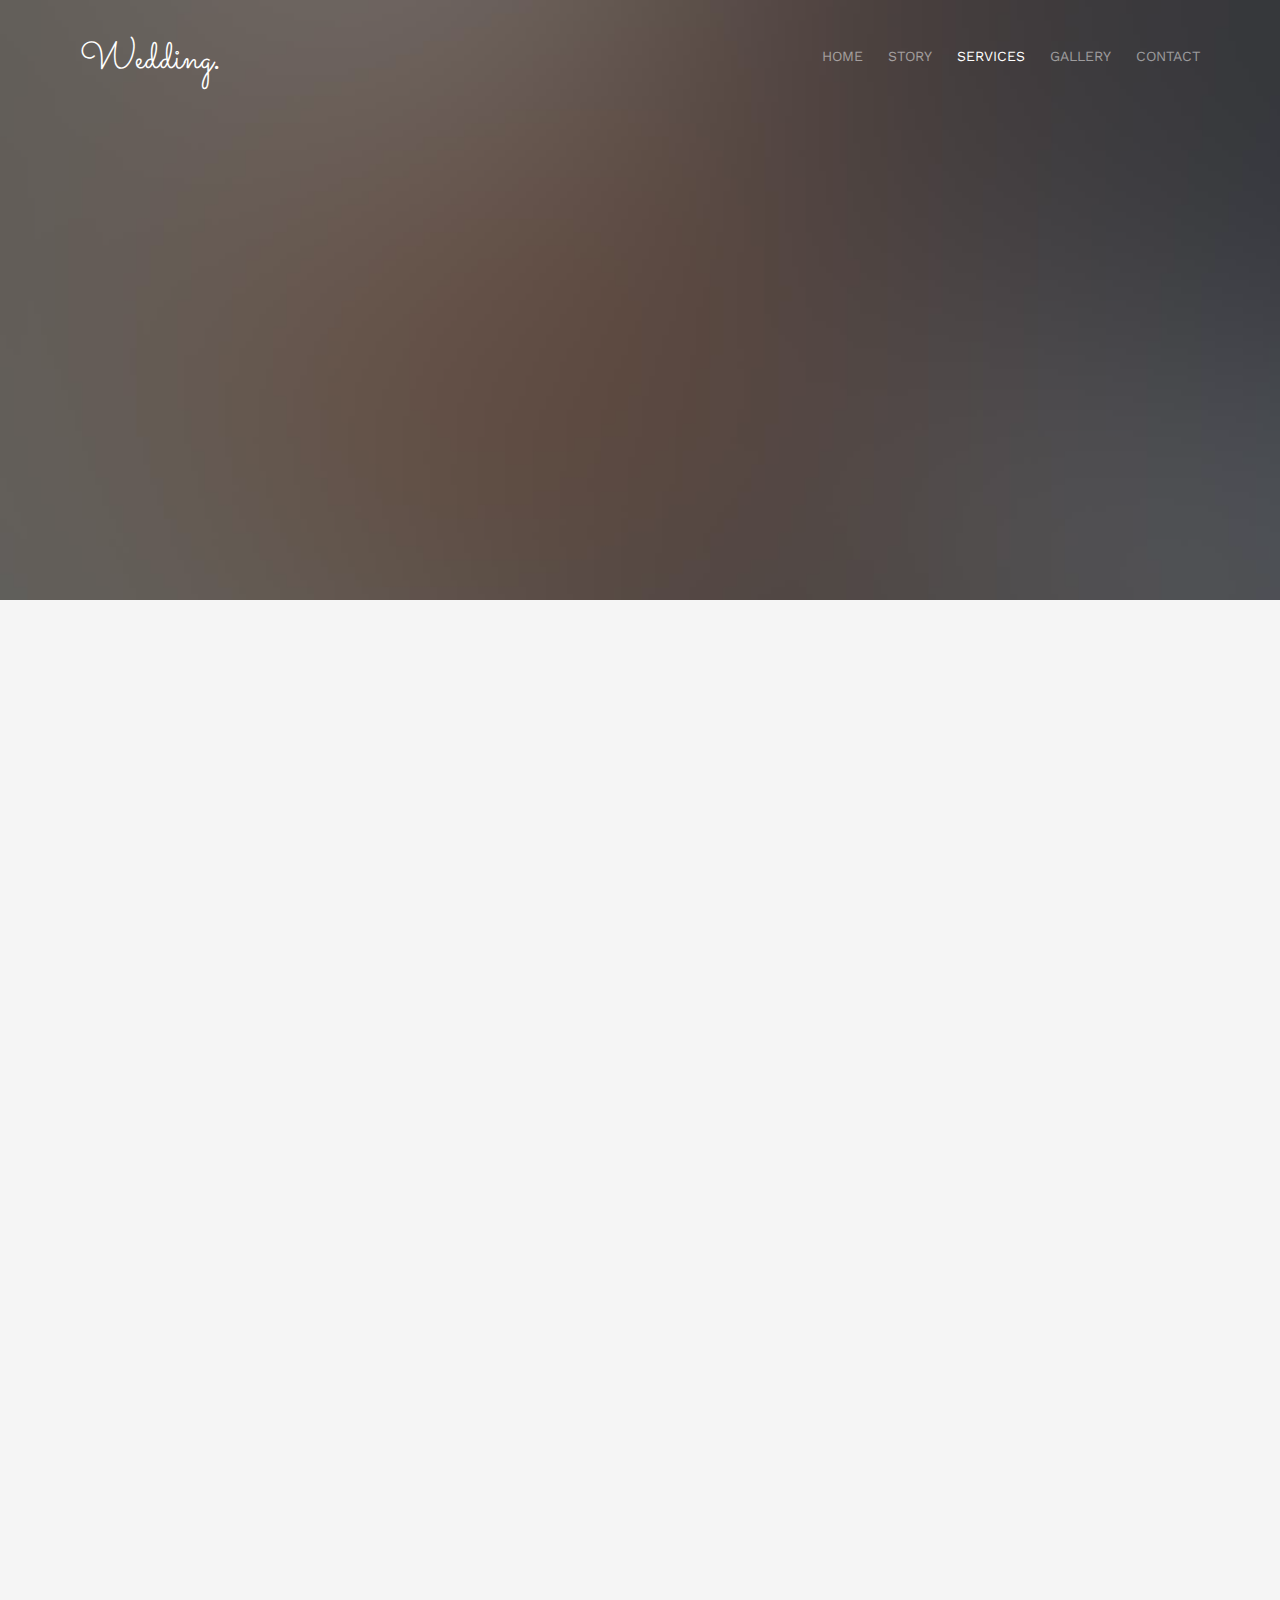
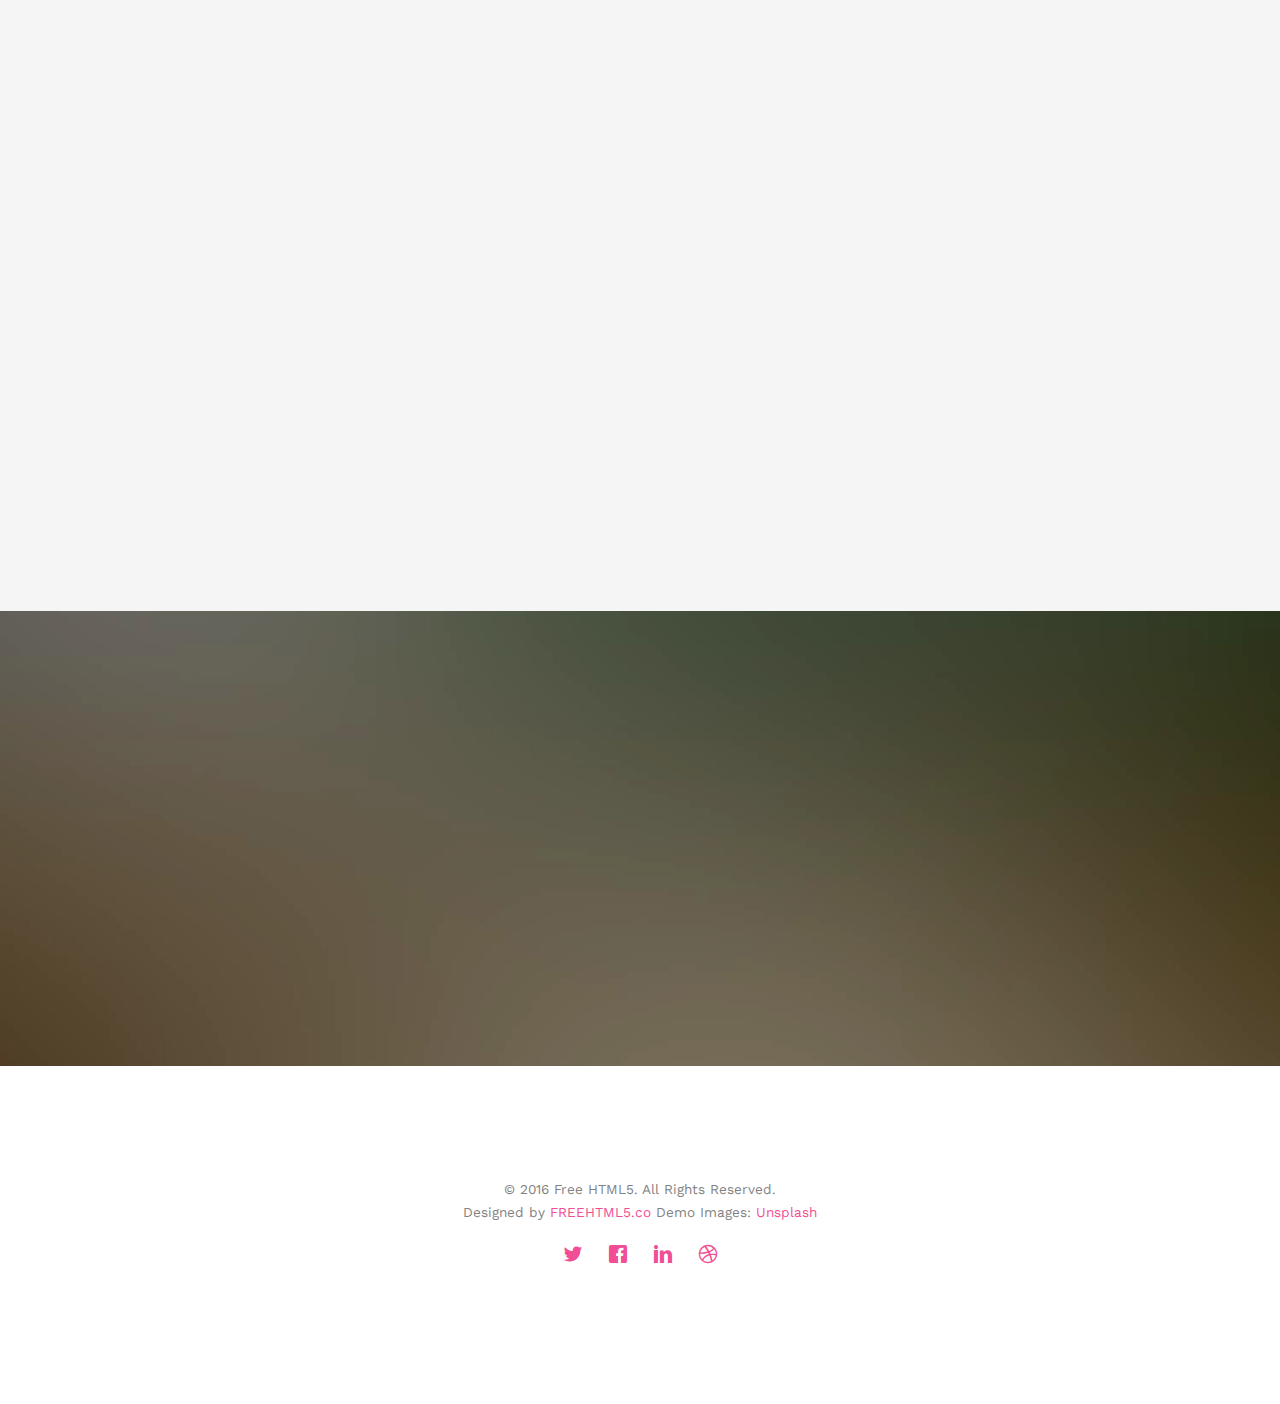
<file: docs/services.html>
<!DOCTYPE html>
<!--[if lt IE 7]>      <html class="no-js lt-ie9 lt-ie8 lt-ie7"> <![endif]-->
<!--[if IE 7]>         <html class="no-js lt-ie9 lt-ie8"> <![endif]-->
<!--[if IE 8]>         <html class="no-js lt-ie9"> <![endif]-->
<!--[if gt IE 8]><!--> <html class="no-js"> <!--<![endif]-->
	<head>
	<meta charset="utf-8">
	<meta http-equiv="X-UA-Compatible" content="IE=edge">
	<title>Wedding &mdash; 100% Free Fully Responsive HTML5 Template by FREEHTML5.co</title>
	<meta name="viewport" content="width=device-width, initial-scale=1">
	<meta name="description" content="Free HTML5 Template by FREEHTML5.CO" />
	<meta name="keywords" content="free html5, free template, free bootstrap, html5, css3, mobile first, responsive" />
	<meta name="author" content="FREEHTML5.CO" />

  <!-- 
	//////////////////////////////////////////////////////

	FREE HTML5 TEMPLATE 
	DESIGNED & DEVELOPED by FREEHTML5.CO
		
	Website: 		http://freehtml5.co/
	Email: 			info@freehtml5.co
	Twitter: 		http://twitter.com/fh5co
	Facebook: 		https://www.facebook.com/fh5co

	//////////////////////////////////////////////////////
	 -->

  	<!-- Facebook and Twitter integration -->
	<meta property="og:title" content=""/>
	<meta property="og:image" content=""/>
	<meta property="og:url" content=""/>
	<meta property="og:site_name" content=""/>
	<meta property="og:description" content=""/>
	<meta name="twitter:title" content="" />
	<meta name="twitter:image" content="" />
	<meta name="twitter:url" content="" />
	<meta name="twitter:card" content="" />

	<link href='https://fonts.googleapis.com/css?family=Work+Sans:400,300,600,400italic,700' rel='stylesheet' type='text/css'>
	<link href="https://fonts.googleapis.com/css?family=Sacramento" rel="stylesheet">
	
	<!-- Animate.css -->
	<link rel="stylesheet" href="css/animate.css">
	<!-- Icomoon Icon Fonts-->
	<link rel="stylesheet" href="css/icomoon.css">
	<!-- Bootstrap  -->
	<link rel="stylesheet" href="css/bootstrap.css">

	<!-- Magnific Popup -->
	<link rel="stylesheet" href="css/magnific-popup.css">

	<!-- Owl Carousel  -->
	<link rel="stylesheet" href="css/owl.carousel.min.css">
	<link rel="stylesheet" href="css/owl.theme.default.min.css">

	<!-- Theme style  -->
	<link rel="stylesheet" href="css/style.css">

	<!-- Modernizr JS -->
	<script src="js/modernizr-2.6.2.min.js"></script>
	<!-- FOR IE9 below -->
	<!--[if lt IE 9]>
	<script src="js/respond.min.js"></script>
	<![endif]-->

	</head>
	<body>
		
	<div class="fh5co-loader"></div>
	
	<div id="page">
	<nav class="fh5co-nav" role="navigation">
		<div class="container">
			<div class="row">
				<div class="col-xs-2">
					<div id="fh5co-logo"><a href="index.html">Wedding<strong>.</strong></a></div>
				</div>
				<div class="col-xs-10 text-right menu-1">
					<ul>
						<li><a href="index.html">Home</a></li>
						<li><a href="about.html">Story</a></li>
						<li class="has-dropdown active">
							<a href="services.html">Services</a>
							<ul class="dropdown">
								<li><a href="#">Web Design</a></li>
								<li><a href="#">eCommerce</a></li>
								<li><a href="#">Branding</a></li>
								<li><a href="#">API</a></li>
							</ul>
						</li>
						<li class="has-dropdown">
							<a href="gallery.html">Gallery</a>
							<ul class="dropdown">
								<li><a href="#">HTML5</a></li>
								<li><a href="#">CSS3</a></li>
								<li><a href="#">Sass</a></li>
								<li><a href="#">jQuery</a></li>
							</ul>
						</li>
						<li><a href="contact.html">Contact</a></li>
					</ul>
				</div>
			</div>
			
		</div>
	</nav>

	<header id="fh5co-header" class="fh5co-cover fh5co-cover-sm" role="banner" style="background-image:url(images/img_bg_1.jpg);">
		<div class="overlay"></div>
		<div class="fh5co-container">
			<div class="row">
				<div class="col-md-8 col-md-offset-2 text-center">
					<div class="display-t">
						<div class="display-tc animate-box" data-animate-effect="fadeIn">
							<h1>Services</h1>
							<h2>Free html5 templates Made by <a href="http://freehtml5.co" target="_blank">FreeHTML5.co</a></h2>
						</div>
					</div>
				</div>
			</div>
		</div>
	</header>

	<div id="fh5co-couple" class="fh5co-section-gray">
		<div class="container">
			<div class="row">
				<div class="col-md-8 col-md-offset-2 text-center fh5co-heading animate-box">
					<h2>Hello!</h2>
					<h3>November 28th, 2016 New York, USA</h3>
					<p>We invited you to celebrate our wedding</p>
				</div>
			</div>
			<div class="couple-wrap animate-box">
				<div class="couple-half">
					<div class="groom">
						<img src="images/groom.jpg" alt="groom" class="img-responsive">
					</div>
					<div class="desc-groom">
						<h3>Joefrey Mahusay</h3>
						<p>Far far away, behind the word mountains, far from the countries Vokalia and Consonantia, there live the blind texts. Separated they live in Bookmarksgrove</p>
					</div>
				</div>
				<p class="heart text-center"><i class="icon-heart2"></i></p>
				<div class="couple-half">
					<div class="bride">
						<img src="images/bride.jpg" alt="groom" class="img-responsive">
					</div>
					<div class="desc-bride">
						<h3>Sheila Mahusay</h3>
						<p>Far far away, behind the word mountains, far from the countries Vokalia and Consonantia, there live the blind texts. Separated they live in Bookmarksgrove</p>
					</div>
				</div>
			</div>
		</div>
	</div>

	<div id="fh5co-services" class="fh5co-section-gray">
		<div class="container">
			
			<div class="row animate-box">
				<div class="col-md-8 col-md-offset-2 text-center fh5co-heading">
					<h2>We Offer Services</h2>
					<p>Dignissimos asperiores vitae velit veniam totam fuga molestias accusamus alias autem provident. Odit ab aliquam dolor eius.</p>
				</div>
			</div>

			<div class="row">
				<div class="col-md-6">
					<div class="feature-left animate-box" data-animate-effect="fadeInLeft">
						<span class="icon">
							<i class="icon-calendar"></i>
						</span>
						<div class="feature-copy">
							<h3>We Organized Events</h3>
							<p>Facilis ipsum reprehenderit nemo molestias. Aut cum mollitia reprehenderit. Eos cumque dicta adipisci architecto culpa amet.</p>
						</div>
					</div>

					<div class="feature-left animate-box" data-animate-effect="fadeInLeft">
						<span class="icon">
							<i class="icon-image"></i>
						</span>
						<div class="feature-copy">
							<h3>Photoshoot</h3>
							<p>Facilis ipsum reprehenderit nemo molestias. Aut cum mollitia reprehenderit. Eos cumque dicta adipisci architecto culpa amet.</p>
						</div>
					</div>

					<div class="feature-left animate-box" data-animate-effect="fadeInLeft">
						<span class="icon">
							<i class="icon-video"></i>
						</span>
						<div class="feature-copy">
							<h3>Video Editing</h3>
							<p>Facilis ipsum reprehenderit nemo molestias. Aut cum mollitia reprehenderit. Eos cumque dicta adipisci architecto culpa amet.</p>
						</div>
					</div>

				</div>

				<div class="col-md-6 animate-box">
					<div class="fh5co-video fh5co-bg" style="background-image: url(images/img_bg_3.jpg); ">
						<a  href="https://vimeo.com/channels/staffpicks/93951774" class="popup-vimeo"><i class="icon-video2"></i></a>
						<div class="overlay"></div>
					</div>
				</div>
			</div>

			
		</div>
	</div>

	<div id="fh5co-started" class="fh5co-bg" style="background-image:url(images/img_bg_4.jpg);">
		<div class="overlay"></div>
		<div class="container">
			<div class="row animate-box">
				<div class="col-md-8 col-md-offset-2 text-center fh5co-heading">
					<h2>Are You Attending?</h2>
					<p>Please Fill-up the form to notify you that you're attending. Thanks.</p>
				</div>
			</div>
			<div class="row animate-box">
				<div class="col-md-10 col-md-offset-1">
					<form class="form-inline">
						<div class="col-md-4 col-sm-4">
							<div class="form-group">
								<label for="name" class="sr-only">Name</label>
								<input type="name" class="form-control" id="name" placeholder="Name">
							</div>
						</div>
						<div class="col-md-4 col-sm-4">
							<div class="form-group">
								<label for="email" class="sr-only">Email</label>
								<input type="email" class="form-control" id="email" placeholder="Email">
							</div>
						</div>
						<div class="col-md-4 col-sm-4">
							<button type="submit" class="btn btn-default btn-block">I am Attending</button>
						</div>
					</form>
				</div>
			</div>
		</div>
	</div>

	<footer id="fh5co-footer" role="contentinfo">
		<div class="container">

			<div class="row copyright">
				<div class="col-md-12 text-center">
					<p>
						<small class="block">&copy; 2016 Free HTML5. All Rights Reserved.</small> 
						<small class="block">Designed by <a href="http://freehtml5.co/" target="_blank">FREEHTML5.co</a> Demo Images: <a href="http://unsplash.co/" target="_blank">Unsplash</a></small>
					</p>
					<p>
						<ul class="fh5co-social-icons">
							<li><a href="#"><i class="icon-twitter"></i></a></li>
							<li><a href="#"><i class="icon-facebook"></i></a></li>
							<li><a href="#"><i class="icon-linkedin"></i></a></li>
							<li><a href="#"><i class="icon-dribbble"></i></a></li>
						</ul>
					</p>
				</div>
			</div>

		</div>
	</footer>
	</div>

	<div class="gototop js-top">
		<a href="#" class="js-gotop"><i class="icon-arrow-up"></i></a>
	</div>
	
	<!-- jQuery -->
	<script src="js/jquery.min.js"></script>
	<!-- jQuery Easing -->
	<script src="js/jquery.easing.1.3.js"></script>
	<!-- Bootstrap -->
	<script src="js/bootstrap.min.js"></script>
	<!-- Waypoints -->
	<script src="js/jquery.waypoints.min.js"></script>
	<!-- Carousel -->
	<script src="js/owl.carousel.min.js"></script>
	<!-- countTo -->
	<script src="js/jquery.countTo.js"></script>

	<!-- Stellar -->
	<script src="js/jquery.stellar.min.js"></script>
	<!-- Magnific Popup -->
	<script src="js/jquery.magnific-popup.min.js"></script>
	<script src="js/magnific-popup-options.js"></script>

	<!-- Main -->
	<script src="js/main.js"></script>

	</body>
</html>
</file>
<file: docs/css/icomoon.css>
@font-face {
  font-family: 'icomoon';
  src:  url('../fonts/icomoon/icomoon.eot?6iuir');
  src:  url('../fonts/icomoon/icomoon.eot?6iuir#iefix') format('embedded-opentype'),
    url('../fonts/icomoon/icomoon.ttf?6iuir') format('truetype'),
    url('../fonts/icomoon/icomoon.woff?6iuir') format('woff'),
    url('../fonts/icomoon/icomoon.svg?6iuir#icomoon') format('svg');
  font-weight: normal;
  font-style: normal;
}

[class^="icon-"], [class*=" icon-"] {
  /* use !important to prevent issues with browser extensions that change fonts */
  font-family: 'icomoon' !important;
  speak: none;
  font-style: normal;
  font-weight: normal;
  font-variant: normal;
  text-transform: none;
  line-height: 1;

  /* Better Font Rendering =========== */
  -webkit-font-smoothing: antialiased;
  -moz-osx-font-smoothing: grayscale;
}

.icon-eye:before {
  content: "\e000";
}
.icon-paper-clip:before {
  content: "\e001";
}
.icon-mail:before {
  content: "\e002";
}
.icon-toggle:before {
  content: "\e003";
}
.icon-layout:before {
  content: "\e004";
}
.icon-link:before {
  content: "\e005";
}
.icon-bell:before {
  content: "\e006";
}
.icon-lock:before {
  content: "\e007";
}
.icon-unlock:before {
  content: "\e008";
}
.icon-ribbon:before {
  content: "\e009";
}
.icon-image:before {
  content: "\e010";
}
.icon-signal:before {
  content: "\e011";
}
.icon-target:before {
  content: "\e012";
}
.icon-clipboard:before {
  content: "\e013";
}
.icon-clock:before {
  content: "\e014";
}
.icon-watch:before {
  content: "\e015";
}
.icon-air-play:before {
  content: "\e016";
}
.icon-camera:before {
  content: "\e017";
}
.icon-video:before {
  content: "\e018";
}
.icon-disc:before {
  content: "\e019";
}
.icon-printer:before {
  content: "\e020";
}
.icon-monitor:before {
  content: "\e021";
}
.icon-server:before {
  content: "\e022";
}
.icon-cog:before {
  content: "\e023";
}
.icon-heart:before {
  content: "\e024";
}
.icon-paragraph:before {
  content: "\e025";
}
.icon-align-justify:before {
  content: "\e026";
}
.icon-align-left:before {
  content: "\e027";
}
.icon-align-center:before {
  content: "\e028";
}
.icon-align-right:before {
  content: "\e029";
}
.icon-book:before {
  content: "\e030";
}
.icon-layers:before {
  content: "\e031";
}
.icon-stack:before {
  content: "\e032";
}
.icon-stack-2:before {
  content: "\e033";
}
.icon-paper:before {
  content: "\e034";
}
.icon-paper-stack:before {
  content: "\e035";
}
.icon-search:before {
  content: "\e036";
}
.icon-zoom-in:before {
  content: "\e037";
}
.icon-zoom-out:before {
  content: "\e038";
}
.icon-reply:before {
  content: "\e039";
}
.icon-circle-plus:before {
  content: "\e040";
}
.icon-circle-minus:before {
  content: "\e041";
}
.icon-circle-check:before {
  content: "\e042";
}
.icon-circle-cross:before {
  content: "\e043";
}
.icon-square-plus:before {
  content: "\e044";
}
.icon-square-minus:before {
  content: "\e045";
}
.icon-square-check:before {
  content: "\e046";
}
.icon-square-cross:before {
  content: "\e047";
}
.icon-microphone:before {
  content: "\e048";
}
.icon-record:before {
  content: "\e049";
}
.icon-skip-back:before {
  content: "\e050";
}
.icon-rewind:before {
  content: "\e051";
}
.icon-play:before {
  content: "\e052";
}
.icon-pause:before {
  content: "\e053";
}
.icon-stop:before {
  content: "\e054";
}
.icon-fast-forward:before {
  content: "\e055";
}
.icon-skip-forward:before {
  content: "\e056";
}
.icon-shuffle:before {
  content: "\e057";
}
.icon-repeat:before {
  content: "\e058";
}
.icon-folder:before {
  content: "\e059";
}
.icon-umbrella:before {
  content: "\e060";
}
.icon-moon:before {
  content: "\e061";
}
.icon-thermometer:before {
  content: "\e062";
}
.icon-drop:before {
  content: "\e063";
}
.icon-sun:before {
  content: "\e064";
}
.icon-cloud:before {
  content: "\e065";
}
.icon-cloud-upload:before {
  content: "\e066";
}
.icon-cloud-download:before {
  content: "\e067";
}
.icon-upload:before {
  content: "\e068";
}
.icon-download:before {
  content: "\e069";
}
.icon-location:before {
  content: "\e070";
}
.icon-location-2:before {
  content: "\e071";
}
.icon-map:before {
  content: "\e072";
}
.icon-battery:before {
  content: "\e073";
}
.icon-head:before {
  content: "\e074";
}
.icon-briefcase:before {
  content: "\e075";
}
.icon-speech-bubble:before {
  content: "\e076";
}
.icon-anchor:before {
  content: "\e077";
}
.icon-globe:before {
  content: "\e078";
}
.icon-box:before {
  content: "\e079";
}
.icon-reload:before {
  content: "\e080";
}
.icon-share:before {
  content: "\e081";
}
.icon-marquee:before {
  content: "\e082";
}
.icon-marquee-plus:before {
  content: "\e083";
}
.icon-marquee-minus:before {
  content: "\e084";
}
.icon-tag:before {
  content: "\e085";
}
.icon-power:before {
  content: "\e086";
}
.icon-command:before {
  content: "\e087";
}
.icon-alt:before {
  content: "\e088";
}
.icon-esc:before {
  content: "\e089";
}
.icon-bar-graph:before {
  content: "\e090";
}
.icon-bar-graph-2:before {
  content: "\e091";
}
.icon-pie-graph:before {
  content: "\e092";
}
.icon-star:before {
  content: "\e093";
}
.icon-arrow-left:before {
  content: "\e094";
}
.icon-arrow-right:before {
  content: "\e095";
}
.icon-arrow-up:before {
  content: "\e096";
}
.icon-arrow-down:before {
  content: "\e097";
}
.icon-volume:before {
  content: "\e098";
}
.icon-mute:before {
  content: "\e099";
}
.icon-content-right:before {
  content: "\e100";
}
.icon-content-left:before {
  content: "\e101";
}
.icon-grid:before {
  content: "\e102";
}
.icon-grid-2:before {
  content: "\e103";
}
.icon-columns:before {
  content: "\e104";
}
.icon-loader:before {
  content: "\e105";
}
.icon-bag:before {
  content: "\e106";
}
.icon-ban:before {
  content: "\e107";
}
.icon-flag:before {
  content: "\e108";
}
.icon-trash:before {
  content: "\e109";
}
.icon-expand:before {
  content: "\e110";
}
.icon-contract:before {
  content: "\e111";
}
.icon-maximize:before {
  content: "\e112";
}
.icon-minimize:before {
  content: "\e113";
}
.icon-plus:before {
  content: "\e114";
}
.icon-minus:before {
  content: "\e115";
}
.icon-check:before {
  content: "\e116";
}
.icon-cross:before {
  content: "\e117";
}
.icon-move:before {
  content: "\e118";
}
.icon-delete:before {
  content: "\e119";
}
.icon-menu:before {
  content: "\e120";
}
.icon-archive:before {
  content: "\e121";
}
.icon-inbox:before {
  content: "\e122";
}
.icon-outbox:before {
  content: "\e123";
}
.icon-file:before {
  content: "\e124";
}
.icon-file-add:before {
  content: "\e125";
}
.icon-file-subtract:before {
  content: "\e126";
}
.icon-help:before {
  content: "\e127";
}
.icon-open:before {
  content: "\e128";
}
.icon-ellipsis:before {
  content: "\e129";
}
.icon-add-to-list:before {
  content: "\e900";
}
.icon-classic-computer:before {
  content: "\e901";
}
.icon-controller-fast-backward:before {
  content: "\e902";
}
.icon-creative-commons-attribution:before {
  content: "\e903";
}
.icon-creative-commons-noderivs:before {
  content: "\e904";
}
.icon-creative-commons-noncommercial-eu:before {
  content: "\e905";
}
.icon-creative-commons-noncommercial-us:before {
  content: "\e906";
}
.icon-creative-commons-public-domain:before {
  content: "\e907";
}
.icon-creative-commons-remix:before {
  content: "\e908";
}
.icon-creative-commons-share:before {
  content: "\e909";
}
.icon-creative-commons-sharealike:before {
  content: "\e90a";
}
.icon-creative-commons:before {
  content: "\e90b";
}
.icon-document-landscape:before {
  content: "\e90c";
}
.icon-remove-user:before {
  content: "\e90d";
}
.icon-warning:before {
  content: "\e90e";
}
.icon-arrow-bold-down:before {
  content: "\e90f";
}
.icon-arrow-bold-left:before {
  content: "\e910";
}
.icon-arrow-bold-right:before {
  content: "\e911";
}
.icon-arrow-bold-up:before {
  content: "\e912";
}
.icon-arrow-down2:before {
  content: "\e913";
}
.icon-arrow-left2:before {
  content: "\e914";
}
.icon-arrow-long-down:before {
  content: "\e915";
}
.icon-arrow-long-left:before {
  content: "\e916";
}
.icon-arrow-long-right:before {
  content: "\e917";
}
.icon-arrow-long-up:before {
  content: "\e918";
}
.icon-arrow-right2:before {
  content: "\e919";
}
.icon-arrow-up2:before {
  content: "\e91a";
}
.icon-arrow-with-circle-down:before {
  content: "\e91b";
}
.icon-arrow-with-circle-left:before {
  content: "\e91c";
}
.icon-arrow-with-circle-right:before {
  content: "\e91d";
}
.icon-arrow-with-circle-up:before {
  content: "\e91e";
}
.icon-bookmark:before {
  content: "\e91f";
}
.icon-bookmarks:before {
  content: "\e920";
}
.icon-chevron-down:before {
  content: "\e921";
}
.icon-chevron-left:before {
  content: "\e922";
}
.icon-chevron-right:before {
  content: "\e923";
}
.icon-chevron-small-down:before {
  content: "\e924";
}
.icon-chevron-small-left:before {
  content: "\e925";
}
.icon-chevron-small-right:before {
  content: "\e926";
}
.icon-chevron-small-up:before {
  content: "\e927";
}
.icon-chevron-thin-down:before {
  content: "\e928";
}
.icon-chevron-thin-left:before {
  content: "\e929";
}
.icon-chevron-thin-right:before {
  content: "\e92a";
}
.icon-chevron-thin-up:before {
  content: "\e92b";
}
.icon-chevron-up:before {
  content: "\e92c";
}
.icon-chevron-with-circle-down:before {
  content: "\e92d";
}
.icon-chevron-with-circle-left:before {
  content: "\e92e";
}
.icon-chevron-with-circle-right:before {
  content: "\e92f";
}
.icon-chevron-with-circle-up:before {
  content: "\e930";
}
.icon-cloud2:before {
  content: "\e931";
}
.icon-controller-fast-forward:before {
  content: "\e932";
}
.icon-controller-jump-to-start:before {
  content: "\e933";
}
.icon-controller-next:before {
  content: "\e934";
}
.icon-controller-paus:before {
  content: "\e935";
}
.icon-controller-play:before {
  content: "\e936";
}
.icon-controller-record:before {
  content: "\e937";
}
.icon-controller-stop:before {
  content: "\e938";
}
.icon-controller-volume:before {
  content: "\e939";
}
.icon-dot-single:before {
  content: "\e93a";
}
.icon-dots-three-horizontal:before {
  content: "\e93b";
}
.icon-dots-three-vertical:before {
  content: "\e93c";
}
.icon-dots-two-horizontal:before {
  content: "\e93d";
}
.icon-dots-two-vertical:before {
  content: "\e93e";
}
.icon-download2:before {
  content: "\e93f";
}
.icon-emoji-flirt:before {
  content: "\e940";
}
.icon-flow-branch:before {
  content: "\e941";
}
.icon-flow-cascade:before {
  content: "\e942";
}
.icon-flow-line:before {
  content: "\e943";
}
.icon-flow-parallel:before {
  content: "\e944";
}
.icon-flow-tree:before {
  content: "\e945";
}
.icon-install:before {
  content: "\e946";
}
.icon-layers2:before {
  content: "\e947";
}
.icon-open-book:before {
  content: "\e948";
}
.icon-resize-100:before {
  content: "\e949";
}
.icon-resize-full-screen:before {
  content: "\e94a";
}
.icon-save:before {
  content: "\e94b";
}
.icon-select-arrows:before {
  content: "\e94c";
}
.icon-sound-mute:before {
  content: "\e94d";
}
.icon-sound:before {
  content: "\e94e";
}
.icon-trash2:before {
  content: "\e94f";
}
.icon-triangle-down:before {
  content: "\e950";
}
.icon-triangle-left:before {
  content: "\e951";
}
.icon-triangle-right:before {
  content: "\e952";
}
.icon-triangle-up:before {
  content: "\e953";
}
.icon-uninstall:before {
  content: "\e954";
}
.icon-upload-to-cloud:before {
  content: "\e955";
}
.icon-upload2:before {
  content: "\e956";
}
.icon-add-user:before {
  content: "\e957";
}
.icon-address:before {
  content: "\e958";
}
.icon-adjust:before {
  content: "\e959";
}
.icon-air:before {
  content: "\e95a";
}
.icon-aircraft-landing:before {
  content: "\e95b";
}
.icon-aircraft-take-off:before {
  content: "\e95c";
}
.icon-aircraft:before {
  content: "\e95d";
}
.icon-align-bottom:before {
  content: "\e95e";
}
.icon-align-horizontal-middle:before {
  content: "\e95f";
}
.icon-align-left2:before {
  content: "\e960";
}
.icon-align-right2:before {
  content: "\e961";
}
.icon-align-top:before {
  content: "\e962";
}
.icon-align-vertical-middle:before {
  content: "\e963";
}
.icon-archive2:before {
  content: "\e964";
}
.icon-area-graph:before {
  content: "\e965";
}
.icon-attachment:before {
  content: "\e966";
}
.icon-awareness-ribbon:before {
  content: "\e967";
}
.icon-back-in-time:before {
  content: "\e968";
}
.icon-back:before {
  content: "\e969";
}
.icon-bar-graph2:before {
  content: "\e96a";
}
.icon-battery2:before {
  content: "\e96b";
}
.icon-beamed-note:before {
  content: "\e96c";
}
.icon-bell2:before {
  content: "\e96d";
}
.icon-blackboard:before {
  content: "\e96e";
}
.icon-block:before {
  content: "\e96f";
}
.icon-book2:before {
  content: "\e970";
}
.icon-bowl:before {
  content: "\e971";
}
.icon-box2:before {
  content: "\e972";
}
.icon-briefcase2:before {
  content: "\e973";
}
.icon-browser:before {
  content: "\e974";
}
.icon-brush:before {
  content: "\e975";
}
.icon-bucket:before {
  content: "\e976";
}
.icon-cake:before {
  content: "\e977";
}
.icon-calculator:before {
  content: "\e978";
}
.icon-calendar:before {
  content: "\e979";
}
.icon-camera2:before {
  content: "\e97a";
}
.icon-ccw:before {
  content: "\e97b";
}
.icon-chat:before {
  content: "\e97c";
}
.icon-check2:before {
  content: "\e97d";
}
.icon-circle-with-cross:before {
  content: "\e97e";
}
.icon-circle-with-minus:before {
  content: "\e97f";
}
.icon-circle-with-plus:before {
  content: "\e980";
}
.icon-circle:before {
  content: "\e981";
}
.icon-circular-graph:before {
  content: "\e982";
}
.icon-clapperboard:before {
  content: "\e983";
}
.icon-clipboard2:before {
  content: "\e984";
}
.icon-clock2:before {
  content: "\e985";
}
.icon-code:before {
  content: "\e986";
}
.icon-cog2:before {
  content: "\e987";
}
.icon-colours:before {
  content: "\e988";
}
.icon-compass:before {
  content: "\e989";
}
.icon-copy:before {
  content: "\e98a";
}
.icon-credit-card:before {
  content: "\e98b";
}
.icon-credit:before {
  content: "\e98c";
}
.icon-cross2:before {
  content: "\e98d";
}
.icon-cup:before {
  content: "\e98e";
}
.icon-cw:before {
  content: "\e98f";
}
.icon-cycle:before {
  content: "\e990";
}
.icon-database:before {
  content: "\e991";
}
.icon-dial-pad:before {
  content: "\e992";
}
.icon-direction:before {
  content: "\e993";
}
.icon-document:before {
  content: "\e994";
}
.icon-documents:before {
  content: "\e995";
}
.icon-drink:before {
  content: "\e996";
}
.icon-drive:before {
  content: "\e997";
}
.icon-drop2:before {
  content: "\e998";
}
.icon-edit:before {
  content: "\e999";
}
.icon-email:before {
  content: "\e99a";
}
.icon-emoji-happy:before {
  content: "\e99b";
}
.icon-emoji-neutral:before {
  content: "\e99c";
}
.icon-emoji-sad:before {
  content: "\e99d";
}
.icon-erase:before {
  content: "\e99e";
}
.icon-eraser:before {
  content: "\e99f";
}
.icon-export:before {
  content: "\e9a0";
}
.icon-eye2:before {
  content: "\e9a1";
}
.icon-feather:before {
  content: "\e9a2";
}
.icon-flag2:before {
  content: "\e9a3";
}
.icon-flash:before {
  content: "\e9a4";
}
.icon-flashlight:before {
  content: "\e9a5";
}
.icon-flat-brush:before {
  content: "\e9a6";
}
.icon-folder-images:before {
  content: "\e9a7";
}
.icon-folder-music:before {
  content: "\e9a8";
}
.icon-folder-video:before {
  content: "\e9a9";
}
.icon-folder2:before {
  content: "\e9aa";
}
.icon-forward:before {
  content: "\e9ab";
}
.icon-funnel:before {
  content: "\e9ac";
}
.icon-game-controller:before {
  content: "\e9ad";
}
.icon-gauge:before {
  content: "\e9ae";
}
.icon-globe2:before {
  content: "\e9af";
}
.icon-graduation-cap:before {
  content: "\e9b0";
}
.icon-grid2:before {
  content: "\e9b1";
}
.icon-hair-cross:before {
  content: "\e9b2";
}
.icon-hand:before {
  content: "\e9b3";
}
.icon-heart-outlined:before {
  content: "\e9b4";
}
.icon-heart2:before {
  content: "\e9b5";
}
.icon-help-with-circle:before {
  content: "\e9b6";
}
.icon-help2:before {
  content: "\e9b7";
}
.icon-home:before {
  content: "\e9b8";
}
.icon-hour-glass:before {
  content: "\e9b9";
}
.icon-image-inverted:before {
  content: "\e9ba";
}
.icon-image2:before {
  content: "\e9bb";
}
.icon-images:before {
  content: "\e9bc";
}
.icon-inbox2:before {
  content: "\e9bd";
}
.icon-infinity:before {
  content: "\e9be";
}
.icon-info-with-circle:before {
  content: "\e9bf";
}
.icon-info:before {
  content: "\e9c0";
}
.icon-key:before {
  content: "\e9c1";
}
.icon-keyboard:before {
  content: "\e9c2";
}
.icon-lab-flask:before {
  content: "\e9c3";
}
.icon-landline:before {
  content: "\e9c4";
}
.icon-language:before {
  content: "\e9c5";
}
.icon-laptop:before {
  content: "\e9c6";
}
.icon-leaf:before {
  content: "\e9c7";
}
.icon-level-down:before {
  content: "\e9c8";
}
.icon-level-up:before {
  content: "\e9c9";
}
.icon-lifebuoy:before {
  content: "\e9ca";
}
.icon-light-bulb:before {
  content: "\e9cb";
}
.icon-light-down:before {
  content: "\e9cc";
}
.icon-light-up:before {
  content: "\e9cd";
}
.icon-line-graph:before {
  content: "\e9ce";
}
.icon-link2:before {
  content: "\e9cf";
}
.icon-list:before {
  content: "\e9d0";
}
.icon-location-pin:before {
  content: "\e9d1";
}
.icon-location2:before {
  content: "\e9d2";
}
.icon-lock-open:before {
  content: "\e9d3";
}
.icon-lock2:before {
  content: "\e9d4";
}
.icon-log-out:before {
  content: "\e9d5";
}
.icon-login:before {
  content: "\e9d6";
}
.icon-loop:before {
  content: "\e9d7";
}
.icon-magnet:before {
  content: "\e9d8";
}
.icon-magnifying-glass:before {
  content: "\e9d9";
}
.icon-mail2:before {
  content: "\e9da";
}
.icon-man:before {
  content: "\e9db";
}
.icon-map2:before {
  content: "\e9dc";
}
.icon-mask:before {
  content: "\e9dd";
}
.icon-medal:before {
  content: "\e9de";
}
.icon-megaphone:before {
  content: "\e9df";
}
.icon-menu2:before {
  content: "\e9e0";
}
.icon-message:before {
  content: "\e9e1";
}
.icon-mic:before {
  content: "\e9e2";
}
.icon-minus2:before {
  content: "\e9e3";
}
.icon-mobile:before {
  content: "\e9e4";
}
.icon-modern-mic:before {
  content: "\e9e5";
}
.icon-moon2:before {
  content: "\e9e6";
}
.icon-mouse:before {
  content: "\e9e7";
}
.icon-music:before {
  content: "\e9e8";
}
.icon-network:before {
  content: "\e9e9";
}
.icon-new-message:before {
  content: "\e9ea";
}
.icon-new:before {
  content: "\e9eb";
}
.icon-news:before {
  content: "\e9ec";
}
.icon-note:before {
  content: "\e9ed";
}
.icon-notification:before {
  content: "\e9ee";
}
.icon-old-mobile:before {
  content: "\e9ef";
}
.icon-old-phone:before {
  content: "\e9f0";
}
.icon-palette:before {
  content: "\e9f1";
}
.icon-paper-plane:before {
  content: "\e9f2";
}
.icon-pencil:before {
  content: "\e9f3";
}
.icon-phone:before {
  content: "\e9f4";
}
.icon-pie-chart:before {
  content: "\e9f5";
}
.icon-pin:before {
  content: "\e9f6";
}
.icon-plus2:before {
  content: "\e9f7";
}
.icon-popup:before {
  content: "\e9f8";
}
.icon-power-plug:before {
  content: "\e9f9";
}
.icon-price-ribbon:before {
  content: "\e9fa";
}
.icon-price-tag:before {
  content: "\e9fb";
}
.icon-print:before {
  content: "\e9fc";
}
.icon-progress-empty:before {
  content: "\e9fd";
}
.icon-progress-full:before {
  content: "\e9fe";
}
.icon-progress-one:before {
  content: "\e9ff";
}
.icon-progress-two:before {
  content: "\ea00";
}
.icon-publish:before {
  content: "\ea01";
}
.icon-quote:before {
  content: "\ea02";
}
.icon-radio:before {
  content: "\ea03";
}
.icon-reply-all:before {
  content: "\ea04";
}
.icon-reply2:before {
  content: "\ea05";
}
.icon-retweet:before {
  content: "\ea06";
}
.icon-rocket:before {
  content: "\ea07";
}
.icon-round-brush:before {
  content: "\ea08";
}
.icon-rss:before {
  content: "\ea09";
}
.icon-ruler:before {
  content: "\ea0a";
}
.icon-scissors:before {
  content: "\ea0b";
}
.icon-share-alternitive:before {
  content: "\ea0c";
}
.icon-share2:before {
  content: "\ea0d";
}
.icon-shareable:before {
  content: "\ea0e";
}
.icon-shield:before {
  content: "\ea0f";
}
.icon-shop:before {
  content: "\ea10";
}
.icon-shopping-bag:before {
  content: "\ea11";
}
.icon-shopping-basket:before {
  content: "\ea12";
}
.icon-shopping-cart:before {
  content: "\ea13";
}
.icon-shuffle2:before {
  content: "\ea14";
}
.icon-signal2:before {
  content: "\ea15";
}
.icon-sound-mix:before {
  content: "\ea16";
}
.icon-sports-club:before {
  content: "\ea17";
}
.icon-spreadsheet:before {
  content: "\ea18";
}
.icon-squared-cross:before {
  content: "\ea19";
}
.icon-squared-minus:before {
  content: "\ea1a";
}
.icon-squared-plus:before {
  content: "\ea1b";
}
.icon-star-outlined:before {
  content: "\ea1c";
}
.icon-star2:before {
  content: "\ea1d";
}
.icon-stopwatch:before {
  content: "\ea1e";
}
.icon-suitcase:before {
  content: "\ea1f";
}
.icon-swap:before {
  content: "\ea20";
}
.icon-sweden:before {
  content: "\ea21";
}
.icon-switch:before {
  content: "\ea22";
}
.icon-tablet:before {
  content: "\ea23";
}
.icon-tag2:before {
  content: "\ea24";
}
.icon-text-document-inverted:before {
  content: "\ea25";
}
.icon-text-document:before {
  content: "\ea26";
}
.icon-text:before {
  content: "\ea27";
}
.icon-thermometer2:before {
  content: "\ea28";
}
.icon-thumbs-down:before {
  content: "\ea29";
}
.icon-thumbs-up:before {
  content: "\ea2a";
}
.icon-thunder-cloud:before {
  content: "\ea2b";
}
.icon-ticket:before {
  content: "\ea2c";
}
.icon-time-slot:before {
  content: "\ea2d";
}
.icon-tools:before {
  content: "\ea2e";
}
.icon-traffic-cone:before {
  content: "\ea2f";
}
.icon-tree:before {
  content: "\ea30";
}
.icon-trophy:before {
  content: "\ea31";
}
.icon-tv:before {
  content: "\ea32";
}
.icon-typing:before {
  content: "\ea33";
}
.icon-unread:before {
  content: "\ea34";
}
.icon-untag:before {
  content: "\ea35";
}
.icon-user:before {
  content: "\ea36";
}
.icon-users:before {
  content: "\ea37";
}
.icon-v-card:before {
  content: "\ea38";
}
.icon-video2:before {
  content: "\ea39";
}
.icon-vinyl:before {
  content: "\ea3a";
}
.icon-voicemail:before {
  content: "\ea3b";
}
.icon-wallet:before {
  content: "\ea3c";
}
.icon-water:before {
  content: "\ea3d";
}
.icon-px-with-circle:before {
  content: "\ea3e";
}
.icon-px:before {
  content: "\ea3f";
}
.icon-basecamp:before {
  content: "\ea40";
}
.icon-behance:before {
  content: "\ea41";
}
.icon-creative-cloud:before {
  content: "\ea42";
}
.icon-dropbox:before {
  content: "\ea43";
}
.icon-evernote:before {
  content: "\ea44";
}
.icon-flattr:before {
  content: "\ea45";
}
.icon-foursquare:before {
  content: "\ea46";
}
.icon-google-drive:before {
  content: "\ea47";
}
.icon-google-hangouts:before {
  content: "\ea48";
}
.icon-grooveshark:before {
  content: "\ea49";
}
.icon-icloud:before {
  content: "\ea4a";
}
.icon-mixi:before {
  content: "\ea4b";
}
.icon-onedrive:before {
  content: "\ea4c";
}
.icon-paypal:before {
  content: "\ea4d";
}
.icon-picasa:before {
  content: "\ea4e";
}
.icon-qq:before {
  content: "\ea4f";
}
.icon-rdio-with-circle:before {
  content: "\ea50";
}
.icon-renren:before {
  content: "\ea51";
}
.icon-scribd:before {
  content: "\ea52";
}
.icon-sina-weibo:before {
  content: "\ea53";
}
.icon-skype-with-circle:before {
  content: "\ea54";
}
.icon-skype:before {
  content: "\ea55";
}
.icon-slideshare:before {
  content: "\ea56";
}
.icon-smashing:before {
  content: "\ea57";
}
.icon-soundcloud:before {
  content: "\ea58";
}
.icon-spotify-with-circle:before {
  content: "\ea59";
}
.icon-spotify:before {
  content: "\ea5a";
}
.icon-swarm:before {
  content: "\ea5b";
}
.icon-vine-with-circle:before {
  content: "\ea5c";
}
.icon-vine:before {
  content: "\ea5d";
}
.icon-vk-alternitive:before {
  content: "\ea5e";
}
.icon-vk-with-circle:before {
  content: "\ea5f";
}
.icon-vk:before {
  content: "\ea60";
}
.icon-xing-with-circle:before {
  content: "\ea61";
}
.icon-xing:before {
  content: "\ea62";
}
.icon-yelp:before {
  content: "\ea63";
}
.icon-dribbble-with-circle:before {
  content: "\ea64";
}
.icon-dribbble:before {
  content: "\ea65";
}
.icon-facebook-with-circle:before {
  content: "\ea66";
}
.icon-facebook:before {
  content: "\ea67";
}
.icon-flickr-with-circle:before {
  content: "\ea68";
}
.icon-flickr:before {
  content: "\ea69";
}
.icon-github-with-circle:before {
  content: "\ea6a";
}
.icon-github:before {
  content: "\ea6b";
}
.icon-google-with-circle:before {
  content: "\ea6c";
}
.icon-google:before {
  content: "\ea6d";
}
.icon-instagram-with-circle:before {
  content: "\ea6e";
}
.icon-instagram:before {
  content: "\ea6f";
}
.icon-lastfm-with-circle:before {
  content: "\ea70";
}
.icon-lastfm:before {
  content: "\ea71";
}
.icon-linkedin-with-circle:before {
  content: "\ea72";
}
.icon-linkedin:before {
  content: "\ea73";
}
.icon-pinterest-with-circle:before {
  content: "\ea74";
}
.icon-pinterest:before {
  content: "\ea75";
}
.icon-rdio:before {
  content: "\ea76";
}
.icon-stumbleupon-with-circle:before {
  content: "\ea77";
}
.icon-stumbleupon:before {
  content: "\ea78";
}
.icon-tumblr-with-circle:before {
  content: "\ea79";
}
.icon-tumblr:before {
  content: "\ea7a";
}
.icon-twitter-with-circle:before {
  content: "\ea7b";
}
.icon-twitter:before {
  content: "\ea7c";
}
.icon-vimeo-with-circle:before {
  content: "\ea7d";
}
.icon-vimeo:before {
  content: "\ea7e";
}
.icon-youtube-with-circle:before {
  content: "\ea7f";
}
.icon-youtube:before {
  content: "\ea80";
}
</file>
<file: docs/css/style.css>
@font-face {
  font-family: 'icomoon';
  src: url("../fonts/icomoon/icomoon.eot?srf3rx");
  src: url("../fonts/icomoon/icomoon.eot?srf3rx#iefix") format("embedded-opentype"), url("../fonts/icomoon/icomoon.ttf?srf3rx") format("truetype"), url("../fonts/icomoon/icomoon.woff?srf3rx") format("woff"), url("../fonts/icomoon/icomoon.svg?srf3rx#icomoon") format("svg");
  font-weight: normal;
  font-style: normal;
}
/* =======================================================
*
* 	Template Style 
*
* ======================================================= */
body {
  font-family: "Work Sans", Arial, sans-serif;
  font-weight: 400;
  font-size: 16px;
  line-height: 1.7;
  color: #828282;
  background: #fff;
}

#page {
  position: relative;
  overflow-x: hidden;
  width: 100%;
  height: 100%;
  -webkit-transition: 0.5s;
  -o-transition: 0.5s;
  transition: 0.5s;
}
.offcanvas #page {
  overflow: hidden;
  position: absolute;
}
.offcanvas #page:after {
  -webkit-transition: 2s;
  -o-transition: 2s;
  transition: 2s;
  position: absolute;
  top: 0;
  right: 0;
  bottom: 0;
  left: 0;
  z-index: 101;
  background: rgba(0, 0, 0, 0.7);
  content: "";
}

a {
  color: #F14E95;
  -webkit-transition: 0.5s;
  -o-transition: 0.5s;
  transition: 0.5s;
}
a:hover, a:active, a:focus {
  color: #F14E95;
  outline: none;
  text-decoration: none;
}

p {
  margin-bottom: 20px;
}

h1, h2, h3, h4, h5, h6, figure {
  color: #000;
  font-family: "Work Sans", Arial, sans-serif;
  font-weight: 400;
  margin: 0 0 20px 0;
}

::-webkit-selection {
  color: #fff;
  background: #F14E95;
}

::-moz-selection {
  color: #fff;
  background: #F14E95;
}

::selection {
  color: #fff;
  background: #F14E95;
}

.fh5co-nav {
  position: absolute;
  top: 0;
  margin: 0;
  padding: 0;
  width: 100%;
  padding: 40px 0;
  z-index: 1001;
}
@media screen and (max-width: 768px) {
  .fh5co-nav {
    padding: 20px 0;
  }
}
.fh5co-nav #fh5co-logo {
  font-size: 40px;
  margin: 0;
  padding: 0;
  line-height: 40px;
  font-family: "Sacramento", Arial, serif;
}
.fh5co-nav a {
  padding: 5px 10px;
  color: #fff;
}
@media screen and (max-width: 768px) {
  .fh5co-nav .menu-1, .fh5co-nav .menu-2 {
    display: none;
  }
}
.fh5co-nav ul {
  padding: 0;
  margin: 2px 0 0 0;
}
.fh5co-nav ul li {
  padding: 0;
  margin: 0;
  list-style: none;
  display: inline;
}
.fh5co-nav ul li a {
  font-size: 14px;
  padding: 30px 10px;
  text-transform: uppercase;
  color: rgba(255, 255, 255, 0.5);
  -webkit-transition: 0.5s;
  -o-transition: 0.5s;
  transition: 0.5s;
}
.fh5co-nav ul li a:hover, .fh5co-nav ul li a:focus, .fh5co-nav ul li a:active {
  color: white;
}
.fh5co-nav ul li.has-dropdown {
  position: relative;
}
.fh5co-nav ul li.has-dropdown .dropdown {
  width: 130px;
  -webkit-box-shadow: 0px 14px 33px -9px rgba(0, 0, 0, 0.75);
  -moz-box-shadow: 0px 14px 33px -9px rgba(0, 0, 0, 0.75);
  box-shadow: 0px 14px 33px -9px rgba(0, 0, 0, 0.75);
  z-index: 1002;
  visibility: hidden;
  opacity: 0;
  position: absolute;
  top: 40px;
  left: 0;
  text-align: left;
  background: #fff;
  padding: 20px;
  -webkit-border-radius: 4px;
  -moz-border-radius: 4px;
  -ms-border-radius: 4px;
  border-radius: 4px;
  -webkit-transition: 0s;
  -o-transition: 0s;
  transition: 0s;
}
.fh5co-nav ul li.has-dropdown .dropdown:before {
  bottom: 100%;
  left: 40px;
  border: solid transparent;
  content: " ";
  height: 0;
  width: 0;
  position: absolute;
  pointer-events: none;
  border-bottom-color: #fff;
  border-width: 8px;
  margin-left: -8px;
}
.fh5co-nav ul li.has-dropdown .dropdown li {
  display: block;
  margin-bottom: 7px;
}
.fh5co-nav ul li.has-dropdown .dropdown li:last-child {
  margin-bottom: 0;
}
.fh5co-nav ul li.has-dropdown .dropdown li a {
  padding: 2px 0;
  display: block;
  color: #999999;
  line-height: 1.2;
  text-transform: none;
  font-size: 15px;
}
.fh5co-nav ul li.has-dropdown .dropdown li a:hover {
  color: #000;
}
.fh5co-nav ul li.has-dropdown:hover a, .fh5co-nav ul li.has-dropdown:focus a {
  color: #fff;
}
.fh5co-nav ul li.btn-cta a {
  color: #F14E95;
}
.fh5co-nav ul li.btn-cta a span {
  background: #fff;
  padding: 4px 20px;
  display: -moz-inline-stack;
  display: inline-block;
  zoom: 1;
  *display: inline;
  -webkit-transition: 0.3s;
  -o-transition: 0.3s;
  transition: 0.3s;
  -webkit-border-radius: 100px;
  -moz-border-radius: 100px;
  -ms-border-radius: 100px;
  border-radius: 100px;
}
.fh5co-nav ul li.btn-cta a:hover span {
  -webkit-box-shadow: 0px 14px 20px -9px rgba(0, 0, 0, 0.75);
  -moz-box-shadow: 0px 14px 20px -9px rgba(0, 0, 0, 0.75);
  box-shadow: 0px 14px 20px -9px rgba(0, 0, 0, 0.75);
}
.fh5co-nav ul li.active > a {
  color: #fff !important;
}

#fh5co-counter,
#fh5co-event,
.fh5co-bg {
  background-size: cover;
  background-position: top center;
  background-repeat: no-repeat;
  position: relative;
}

.fh5co-bg {
  background-position: center center;
  width: 100%;
  float: left;
  position: relative;
}

.fh5co-video {
  height: 450px;
  overflow: hidden;
  -webkit-border-radius: 7px;
  -moz-border-radius: 7px;
  -ms-border-radius: 7px;
  border-radius: 7px;
}
.fh5co-video a {
  z-index: 1001;
  position: absolute;
  top: 50%;
  left: 50%;
  margin-top: -45px;
  margin-left: -45px;
  width: 90px;
  height: 90px;
  display: table;
  text-align: center;
  background: #fff;
  -webkit-box-shadow: 0px 14px 30px -15px rgba(0, 0, 0, 0.75);
  -moz-box-shadow: 0px 14px 30px -15px rgba(0, 0, 0, 0.75);
  box-shadow: 0px 14px 30px -15px rgba(0, 0, 0, 0.75);
  -webkit-border-radius: 50%;
  -moz-border-radius: 50%;
  -ms-border-radius: 50%;
  border-radius: 50%;
}
.fh5co-video a i {
  text-align: center;
  display: table-cell;
  vertical-align: middle;
  font-size: 40px;
}
.fh5co-video .overlay {
  position: absolute;
  top: 0;
  left: 0;
  right: 0;
  bottom: 0;
  background: rgba(0, 0, 0, 0.5);
  -webkit-transition: 0.5s;
  -o-transition: 0.5s;
  transition: 0.5s;
}
.fh5co-video:hover .overlay {
  background: rgba(0, 0, 0, 0.7);
}
.fh5co-video:hover a {
  position: relative;
  -webkit-transform: scale(1.2);
  -moz-transform: scale(1.2);
  -ms-transform: scale(1.2);
  -o-transform: scale(1.2);
  transform: scale(1.2);
}

.fh5co-cover {
  height: 900px;
  background-size: cover;
  background-repeat: no-repeat;
  position: relative;
  width: 100%;
}
.fh5co-cover .overlay {
  z-index: 0;
  position: absolute;
  bottom: 0;
  top: 0;
  left: 0;
  right: 0;
  background: rgba(0, 0, 0, 0.5);
}
.fh5co-cover > .fh5co-container {
  position: relative;
  z-index: 10;
}
@media screen and (max-width: 768px) {
  .fh5co-cover {
    height: 600px;
  }
}
.fh5co-cover .display-t,
.fh5co-cover .display-tc {
  height: 900px;
  display: table;
  width: 100%;
}
@media screen and (max-width: 768px) {
  .fh5co-cover .display-t,
  .fh5co-cover .display-tc {
    height: 600px;
  }
}
.fh5co-cover.fh5co-cover-sm {
  height: 600px;
}
@media screen and (max-width: 768px) {
  .fh5co-cover.fh5co-cover-sm {
    height: 400px;
  }
}
.fh5co-cover.fh5co-cover-sm .display-t,
.fh5co-cover.fh5co-cover-sm .display-tc {
  height: 600px;
  display: table;
  width: 100%;
}
@media screen and (max-width: 768px) {
  .fh5co-cover.fh5co-cover-sm .display-t,
  .fh5co-cover.fh5co-cover-sm .display-tc {
    height: 400px;
  }
}

#fh5co-counter,
#fh5co-event {
  height: 850px;
  float: left;
}
#fh5co-counter .display-t,
#fh5co-counter .display-tc,
#fh5co-event .display-t,
#fh5co-event .display-tc {
  height: 700px;
  display: table;
  width: 100%;
}
#fh5co-counter .fh5co-heading h2,
#fh5co-event .fh5co-heading h2 {
  color: #fff;
}
#fh5co-counter .fh5co-heading span,
#fh5co-event .fh5co-heading span {
  color: rgba(255, 255, 255, 0.5);
  text-transform: uppercase;
  font-size: 13px;
  letter-spacing: 2px;
  font-weight: 600;
}
#fh5co-counter .overlay,
#fh5co-event .overlay {
  position: absolute;
  top: 0;
  left: 0;
  right: 0;
  bottom: 0;
  background: rgba(0, 0, 0, 0.4);
}
@media screen and (max-width: 768px) {
  #fh5co-counter,
  #fh5co-event {
    height: inherit;
    padding: 7em 0;
  }
  #fh5co-counter .display-t,
  #fh5co-counter .display-tc,
  #fh5co-event .display-t,
  #fh5co-event .display-tc {
    height: inherit;
  }
}
#fh5co-counter .event-wrap,
#fh5co-event .event-wrap {
  border: 2px solid rgba(255, 255, 255, 0.5);
  background: rgba(255, 255, 255, 0.1);
  padding: 30px;
  width: 100%;
  float: left;
  -webkit-border-radius: 4px;
  -moz-border-radius: 4px;
  -ms-border-radius: 4px;
  border-radius: 4px;
}
@media screen and (max-width: 768px) {
  #fh5co-counter .event-wrap,
  #fh5co-event .event-wrap {
    margin-bottom: 10px;
  }
}
#fh5co-counter .event-wrap h3,
#fh5co-event .event-wrap h3 {
  font-size: 20px;
  color: #fff;
  border-bottom: 1px solid rgba(255, 255, 255, 0.5);
  display: block;
  padding-bottom: 20px;
  text-transform: uppercase;
  letter-spacing: 2px;
}
#fh5co-counter .event-wrap p, #fh5co-counter .event-wrap span,
#fh5co-event .event-wrap p,
#fh5co-event .event-wrap span {
  display: block;
  color: rgba(255, 255, 255, 0.8);
}
#fh5co-counter .event-wrap i,
#fh5co-event .event-wrap i {
  color: white;
  font-size: 20px;
}
#fh5co-counter .event-wrap .event-col,
#fh5co-event .event-wrap .event-col {
  width: 50%;
  float: left;
  margin-bottom: 30px;
}

#fh5co-counter {
  height: 600px;
}
@media screen and (max-width: 768px) {
  #fh5co-counter {
    height: auto;
  }
}

.timeline {
  list-style: none;
  padding: 20px 0 20px;
  position: relative;
}
.timeline:before {
  top: 0;
  bottom: 0;
  position: absolute;
  content: " ";
  width: 1px;
  background-color: #d4d4d4;
  left: 50%;
  margin-left: 0px;
}
@media screen and (max-width: 480px) {
  .timeline:before {
    margin-left: -64px;
  }
}
.timeline > li {
  margin-bottom: 20px;
  position: relative;
}
.timeline > li:before, .timeline > li:after {
  content: " ";
  display: table;
}
.timeline > li:after {
  clear: both;
}
.timeline > li > .timeline-panel {
  width: 40%;
  float: left;
  border: 1px solid #d4d4d4;
  padding: 30px;
  position: relative;
  -webkit-border-radius: 4px;
  -moz-border-radius: 4px;
  -ms-border-radius: 4px;
  border-radius: 4px;
}
.timeline > li > .timeline-panel:before {
  position: absolute;
  top: 80px;
  right: -15px;
  display: inline-block;
  border-top: 15px solid transparent;
  border-left: 15px solid #ccc;
  border-right: 0 solid #ccc;
  border-bottom: 15px solid transparent;
  content: " ";
}
.timeline > li > .timeline-panel:after {
  position: absolute;
  top: 81px;
  right: -14px;
  display: inline-block;
  border-top: 14px solid transparent;
  border-left: 14px solid #fff;
  border-right: 0 solid #fff;
  border-bottom: 14px solid transparent;
  content: " ";
}
@media screen and (max-width: 480px) {
  .timeline > li > .timeline-panel {
    width: 75% !important;
  }
  .timeline > li > .timeline-panel:before {
    top: 30px;
  }
  .timeline > li > .timeline-panel:after {
    top: 31px;
  }
}
.timeline > li > .timeline-badge {
  background-size: cover;
  background-position: top center;
  background-repeat: no-repeat;
  position: relative;
  color: #fff;
  width: 160px;
  height: 160px;
  line-height: 50px;
  font-size: 1.4em;
  text-align: center;
  position: absolute;
  top: 16px;
  left: 50%;
  margin-left: -80px;
  background-color: #999999;
  z-index: 100;
  -webkit-border-radius: 50%;
  -moz-border-radius: 50%;
  -ms-border-radius: 50%;
  border-radius: 50%;
}
@media screen and (max-width: 480px) {
  .timeline > li > .timeline-badge {
    width: 60px;
    height: 60px;
    margin-left: -20px !important;
  }
}
.timeline > li.timeline-inverted > .timeline-panel {
  float: right;
}
.timeline > li.timeline-inverted > .timeline-panel:before {
  border-left-width: 0;
  border-right-width: 15px;
  left: -15px;
  right: auto;
}
.timeline > li.timeline-inverted > .timeline-panel:after {
  border-left-width: 0;
  border-right-width: 14px;
  left: -14px;
  right: auto;
}

.timeline-title {
  margin-top: 0;
}

.date {
  display: block;
  margin-bottom: 20px;
  font-size: 13px;
  text-transform: uppercase;
  letter-spacing: 2px;
}

.timeline-body > p,
.timeline-body > ul {
  margin-bottom: 0;
}

.timeline-body > p + p {
  margin-top: 5px;
}

@media (max-width: 992px) {
  ul.timeline:before {
    left: 90px;
  }

  ul.timeline > li > .timeline-panel {
    width: calc(100% - 200px);
    width: -moz-calc(100% - 200px);
    width: -webkit-calc(100% - 200px);
  }

  ul.timeline > li > .timeline-badge {
    left: 15px;
    margin-left: 0;
    top: 16px;
  }

  ul.timeline > li > .timeline-panel {
    float: right;
  }

  ul.timeline > li > .timeline-panel:before {
    border-left-width: 0;
    border-right-width: 15px;
    left: -15px;
    right: auto;
  }

  ul.timeline > li > .timeline-panel:after {
    border-left-width: 0;
    border-right-width: 14px;
    left: -14px;
    right: auto;
  }
}
#fh5co-gallery-list {
  flex-wrap: wrap;
  -webkit-flex-wrap: wrap;
  -moz-flex-wrap: wrap;
  display: -webkit-box;
  display: -moz-box;
  display: -ms-flexbox;
  display: -webkit-flex;
  display: flex;
  position: relative;
  float: left;
  padding: 0;
  margin: 0;
  width: 100%;
}
#fh5co-gallery-list li {
  display: block;
  padding: 0;
  margin: 0 0 10px 1%;
  list-style: none;
  min-height: 400px;
  background-position: center center;
  background-size: cover;
  background-repeat: no-repeat;
  float: left;
  clear: left;
  position: relative;
  -webkit-border-radius: 7px;
  -moz-border-radius: 7px;
  -ms-border-radius: 7px;
  border-radius: 7px;
}
@media screen and (max-width: 480px) {
  #fh5co-gallery-list li {
    margin-left: 0;
  }
}
#fh5co-gallery-list li a {
  min-height: 400px;
  padding: 2em;
  position: relative;
  width: 100%;
  display: block;
}
#fh5co-gallery-list li a:before {
  position: absolute;
  top: 0;
  left: 0;
  right: 0;
  bottom: 0;
  content: "";
  z-index: 80;
  -webkit-transition: 0.5s;
  -o-transition: 0.5s;
  transition: 0.5s;
  -webkit-border-radius: 7px;
  -moz-border-radius: 7px;
  -ms-border-radius: 7px;
  border-radius: 7px;
  background: rgba(0, 0, 0, 0.2);
}
#fh5co-gallery-list li a:hover:before {
  background: rgba(0, 0, 0, 0.5);
}
#fh5co-gallery-list li a .case-studies-summary {
  width: auto;
  bottom: 2em;
  left: 2em;
  right: 2em;
  position: absolute;
  z-index: 100;
}
@media screen and (max-width: 768px) {
  #fh5co-gallery-list li a .case-studies-summary {
    bottom: 1em;
    left: 1em;
    right: 1em;
  }
}
#fh5co-gallery-list li a .case-studies-summary span {
  text-transform: uppercase;
  letter-spacing: 2px;
  font-size: 13px;
  color: rgba(255, 255, 255, 0.7);
}
#fh5co-gallery-list li a .case-studies-summary h2 {
  color: #fff;
  margin-bottom: 0;
}
@media screen and (max-width: 768px) {
  #fh5co-gallery-list li a .case-studies-summary h2 {
    font-size: 20px;
  }
}
#fh5co-gallery-list li.one-third {
  width: 32.3%;
}
@media screen and (max-width: 768px) {
  #fh5co-gallery-list li.one-third {
    width: 49%;
  }
}
@media screen and (max-width: 480px) {
  #fh5co-gallery-list li.one-third {
    width: 100%;
  }
}

#map {
  width: 100%;
  height: 500px;
  position: relative;
}
@media screen and (max-width: 768px) {
  #map {
    height: 200px;
  }
}

.fh5co-social-icons {
  margin: 0;
  padding: 0;
}
.fh5co-social-icons li {
  margin: 0;
  padding: 0;
  list-style: none;
  display: -moz-inline-stack;
  display: inline-block;
  zoom: 1;
  *display: inline;
}
.fh5co-social-icons li a {
  display: -moz-inline-stack;
  display: inline-block;
  zoom: 1;
  *display: inline;
  color: #F14E95;
  padding-left: 10px;
  padding-right: 10px;
}
.fh5co-social-icons li a i {
  font-size: 20px;
}

.fh5co-contact-info ul {
  padding: 0;
  margin: 0;
}
.fh5co-contact-info ul li {
  padding: 0 0 0 50px;
  margin: 0 0 30px 0;
  list-style: none;
  position: relative;
}
.fh5co-contact-info ul li:before {
  color: #F14E95;
  position: absolute;
  left: 0;
  top: .05em;
  font-family: 'icomoon';
  speak: none;
  font-style: normal;
  font-weight: normal;
  font-variant: normal;
  text-transform: none;
  line-height: 1;
  /* Better Font Rendering =========== */
  -webkit-font-smoothing: antialiased;
  -moz-osx-font-smoothing: grayscale;
}
.fh5co-contact-info ul li.address:before {
  font-size: 30px;
  content: "\e9d1";
}
.fh5co-contact-info ul li.phone:before {
  font-size: 23px;
  content: "\e9f4";
}
.fh5co-contact-info ul li.email:before {
  font-size: 23px;
  content: "\e9da";
}
.fh5co-contact-info ul li.url:before {
  font-size: 23px;
  content: "\e9af";
}

form label {
  font-weight: normal !important;
}

#fh5co-header .display-tc,
#fh5co-counter .display-tc,
.fh5co-cover .display-tc {
  display: table-cell !important;
  vertical-align: middle;
}
#fh5co-header .display-tc h1, #fh5co-header .display-tc h2,
#fh5co-counter .display-tc h1,
#fh5co-counter .display-tc h2,
.fh5co-cover .display-tc h1,
.fh5co-cover .display-tc h2 {
  margin: 0;
  padding: 0;
  color: white;
}
#fh5co-header .display-tc h1,
#fh5co-counter .display-tc h1,
.fh5co-cover .display-tc h1 {
  margin-bottom: 0px;
  font-size: 100px;
  line-height: 1.5;
  font-family: "Sacramento", Arial, serif;
}
@media screen and (max-width: 768px) {
  #fh5co-header .display-tc h1,
  #fh5co-counter .display-tc h1,
  .fh5co-cover .display-tc h1 {
    font-size: 40px;
  }
}
@media screen and (max-width: 480px) {
  #fh5co-header .display-tc h1,
  #fh5co-counter .display-tc h1,
  .fh5co-cover .display-tc h1 {
    font-size: 30px;
  }
}
#fh5co-header .display-tc h2,
#fh5co-counter .display-tc h2,
.fh5co-cover .display-tc h2 {
  font-size: 20px;
  line-height: 1.5;
  margin-bottom: 30px;
}
@media screen and (max-width: 480px) {
  #fh5co-header .display-tc h2,
  #fh5co-counter .display-tc h2,
  .fh5co-cover .display-tc h2 {
    font-size: 16px;
  }
}
#fh5co-header .display-tc .btn,
#fh5co-counter .display-tc .btn,
.fh5co-cover .display-tc .btn {
  padding: 15px 20px;
  background: #fff !important;
  color: #F14E95;
  border: none !important;
  font-size: 14px;
  text-transform: uppercase;
}
#fh5co-header .display-tc .btn:hover,
#fh5co-counter .display-tc .btn:hover,
.fh5co-cover .display-tc .btn:hover {
  background: #fff !important;
  -webkit-box-shadow: 0px 14px 30px -15px rgba(0, 0, 0, 0.75) !important;
  -moz-box-shadow: 0px 14px 30px -15px rgba(0, 0, 0, 0.75) !important;
  box-shadow: 0px 14px 30px -15px rgba(0, 0, 0, 0.75) !important;
}

#fh5co-counter {
  text-align: center;
}
#fh5co-counter .counter {
  font-size: 50px;
  margin-bottom: 10px;
  color: #fff;
  font-weight: 100;
  display: block;
}
#fh5co-counter .counter-label {
  margin-bottom: 0;
  text-transform: uppercase;
  color: rgba(255, 255, 255, 0.5);
  letter-spacing: .1em;
}
@media screen and (max-width: 768px) {
  #fh5co-counter .feature-center {
    margin-bottom: 50px;
  }
}
#fh5co-counter .icon {
  width: 70px;
  height: 70px;
  text-align: center;
  -webkit-box-shadow: 0px 14px 30px -15px rgba(0, 0, 0, 0.75);
  -moz-box-shadow: 0px 14px 30px -15px rgba(0, 0, 0, 0.75);
  box-shadow: 0px 14px 30px -15px rgba(0, 0, 0, 0.75);
  margin-bottom: 30px;
}
#fh5co-counter .icon i {
  height: 70px;
}
#fh5co-counter .icon i:before {
  display: block;
  text-align: center;
  margin-left: 3px;
}

.simply-countdown {
  /* The countdown */
  margin-bottom: 2em;
}

.simply-countdown > .simply-section {
  /* coutndown blocks */
  display: inline-block;
  width: 100px;
  height: 100px;
  background: rgba(241, 78, 149, 0.8);
  margin: 0 4px;
  -webkit-border-radius: 50%;
  -moz-border-radius: 50%;
  -ms-border-radius: 50%;
  border-radius: 50%;
  position: relative;
  animation: pulse 1s ease infinite;
}

@keyframes pulse {
  0% {
    transform: scale(1);
  }
  50% {
    transform: scale(1.05);
  }
  100% {
    transform: scale(1);
  }
}
.simply-countdown > .simply-section > div {
  /* countdown block inner div */
  display: table-cell;
  vertical-align: middle;
  height: 100px;
  width: 100px;
}

.simply-countdown > .simply-section .simply-amount,
.simply-countdown > .simply-section .simply-word {
  display: block;
  color: white;
  /* amounts and words */
}

.simply-countdown > .simply-section .simply-amount {
  font-size: 30px;
  /* amounts */
}

.simply-countdown > .simply-section .simply-word {
  color: rgba(255, 255, 255, 0.7);
  text-transform: uppercase;
  font-size: 12px;
  /* words */
}

#fh5co-testimonial,
#fh5co-services,
#fh5co-started,
#fh5co-footer,
#fh5co-event,
#fh5co-couple-story,
#fh5co-couple,
#fh5co-gallery,
.fh5co-section {
  padding: 7em 0;
  clear: both;
}
@media screen and (max-width: 768px) {
  #fh5co-testimonial,
  #fh5co-services,
  #fh5co-started,
  #fh5co-footer,
  #fh5co-event,
  #fh5co-couple-story,
  #fh5co-couple,
  #fh5co-gallery,
  .fh5co-section {
    padding: 3em 0;
  }
}

.fh5co-section-gray {
  background: rgba(0, 0, 0, 0.04);
}

.couple-wrap {
  width: 90%;
  margin: 0 auto;
  position: relative;
}
@media screen and (max-width: 768px) {
  .couple-wrap {
    width: 100%;
  }
}

.heart {
  position: absolute;
  top: 4em;
  left: 0;
  right: 0;
  z-index: 99;
  animation: pulse 1s ease infinite;
}
.heart i {
  font-size: 20px;
  background: #fff;
  padding: 20px;
  color: #F14E95;
  -webkit-border-radius: 50%;
  -moz-border-radius: 50%;
  -ms-border-radius: 50%;
  border-radius: 50%;
}
@media screen and (max-width: 768px) {
  .heart {
    display: none;
  }
}

.couple-half {
  width: 50%;
  float: left;
}
@media screen and (max-width: 768px) {
  .couple-half {
    width: 100%;
  }
}
.couple-half h3 {
  font-family: "Sacramento", Arial, serif;
  color: #F14E95;
  font-size: 30px;
}
.couple-half .groom, .couple-half .bride {
  float: left;
  -webkit-border-radius: 50%;
  -moz-border-radius: 50%;
  -ms-border-radius: 50%;
  border-radius: 50%;
  width: 150px;
  height: 150px;
}
.couple-half .groom img, .couple-half .bride img {
  width: 150px;
  height: 150px;
  -webkit-border-radius: 50%;
  -moz-border-radius: 50%;
  -ms-border-radius: 50%;
  border-radius: 50%;
}
@media screen and (max-width: 480px) {
  .couple-half .groom, .couple-half .bride {
    width: 100%;
    height: 140px;
  }
  .couple-half .groom img, .couple-half .bride img {
    width: 120px;
    height: 120px;
    margin: 0 auto;
  }
}
.couple-half .groom {
  float: right;
  margin-right: 5px;
}
.couple-half .bride {
  float: left;
  margin-left: 5px;
}
.couple-half .desc-groom {
  padding-right: 180px;
  text-align: right;
}
.couple-half .desc-bride {
  padding-left: 180px;
  text-align: left;
}
@media screen and (max-width: 480px) {
  .couple-half .groom, .couple-half .bride {
    margin-left: 0;
    margin-right: 0;
  }
  .couple-half .desc-groom {
    padding-right: 0;
    text-align: center;
  }
  .couple-half .desc-bride {
    padding-left: 0;
    text-align: center;
  }
}

.feature-center {
  text-align: center;
  padding-left: 20px;
  padding-right: 20px;
  float: left;
  width: 100%;
  margin-bottom: 40px;
}
@media screen and (max-width: 768px) {
  .feature-center {
    margin-bottom: 50px;
  }
}
.feature-center .icon {
  width: 90px;
  height: 90px;
  background: #efefef;
  display: table;
  text-align: center;
  margin: 0 auto 30px auto;
  -webkit-border-radius: 50%;
  -moz-border-radius: 50%;
  -ms-border-radius: 50%;
  border-radius: 50%;
}
.feature-center .icon i {
  display: table-cell;
  vertical-align: middle;
  height: 90px;
  font-size: 40px;
  line-height: 40px;
  color: #F14E95;
}
.feature-center p, .feature-center h3 {
  margin-bottom: 30px;
}
.feature-center h3 {
  text-transform: uppercase;
  font-size: 18px;
  color: #5d5d5d;
}

.fh5co-heading {
  margin-bottom: 5em;
}
.fh5co-heading.fh5co-heading-sm {
  margin-bottom: 2em;
}
.fh5co-heading h2 {
  font-size: 60px;
  margin-bottom: 10px;
  line-height: 1.5;
  font-weight: bold;
  color: #F14E95;
  font-family: "Sacramento", Arial, serif;
}
@media screen and (max-width: 768px) {
  .fh5co-heading h2 {
    font-size: 40px;
  }
}
.fh5co-heading p {
  font-size: 18px;
  line-height: 1.5;
  color: #828282;
}
.fh5co-heading span {
  text-transform: uppercase;
  font-size: 13px;
  letter-spacing: 2px;
  font-weight: 600;
  color: rgba(0, 0, 0, 0.4);
}

#fh5co-testimonial .wrap-testimony {
  position: relative;
}
#fh5co-testimonial .wrap-testimony .testimony-slide {
  text-align: center;
}
#fh5co-testimonial .wrap-testimony .testimony-slide span {
  font-size: 12px;
  text-transform: uppercase;
  letter-spacing: 2px;
  font-weight: 700;
  display: block;
}
#fh5co-testimonial .wrap-testimony .testimony-slide span a.twitter {
  color: #F14E95;
  font-weight: 300;
}
#fh5co-testimonial .wrap-testimony .testimony-slide figure {
  margin-bottom: 10px;
  display: -moz-inline-stack;
  display: inline-block;
  zoom: 1;
  *display: inline;
  width: 100px;
  height: 100px;
}
#fh5co-testimonial .wrap-testimony .testimony-slide figure img {
  width: 100px;
  height: 100px;
  -webkit-border-radius: 50%;
  -moz-border-radius: 50%;
  -ms-border-radius: 50%;
  border-radius: 50%;
}
#fh5co-testimonial .wrap-testimony .testimony-slide blockquote {
  border: none;
  margin: 30px auto;
  width: 50%;
  position: relative;
  -webkit-border-radius: 4px;
  -moz-border-radius: 4px;
  -ms-border-radius: 4px;
  border-radius: 4px;
}
@media screen and (max-width: 992px) {
  #fh5co-testimonial .wrap-testimony .testimony-slide blockquote {
    width: 100%;
  }
}
#fh5co-testimonial .wrap-testimony .testimony-slide blockquote p {
  font-style: italic;
  color: #8f989f;
  font-size: 20px;
  line-height: 1.6em;
}
#fh5co-testimonial .wrap-testimony .testimony-slide.active {
  display: block;
}
#fh5co-testimonial .wrap-testimony .arrow-thumb {
  position: absolute;
  top: 40%;
  display: block;
  width: 100%;
}
#fh5co-testimonial .wrap-testimony .arrow-thumb a {
  font-size: 32px;
  color: #dadada;
}
#fh5co-testimonial .wrap-testimony .arrow-thumb a:hover, #fh5co-testimonial .wrap-testimony .arrow-thumb a:focus, #fh5co-testimonial .wrap-testimony .arrow-thumb a:active {
  text-decoration: none;
}

.feature-left {
  float: left;
  width: 100%;
  margin-bottom: 30px;
  position: relative;
}
.feature-left:last-child {
  margin-bottom: 0;
}
.feature-left .icon {
  float: left;
  margin-right: 5%;
  width: 54px;
  height: 54px;
  background: #fff;
  display: table;
  text-align: center;
  -webkit-box-shadow: 0px 14px 30px -15px rgba(0, 0, 0, 0.75);
  -moz-box-shadow: 0px 14px 30px -15px rgba(0, 0, 0, 0.75);
  box-shadow: 0px 14px 30px -15px rgba(0, 0, 0, 0.75);
  -webkit-border-radius: 50%;
  -moz-border-radius: 50%;
  -ms-border-radius: 50%;
  border-radius: 50%;
}
@media screen and (max-width: 768px) {
  .feature-left .icon {
    margin-right: 5%;
  }
}
.feature-left .icon i {
  display: table-cell;
  vertical-align: middle;
  font-size: 30px;
  color: #F14E95;
}
.feature-left .feature-copy {
  float: left;
  width: 80%;
}
@media screen and (max-width: 768px) {
  .feature-left .feature-copy {
    width: 70%;
    float: left;
  }
}
.feature-left .feature-copy h3 {
  text-transform: uppercase;
  font-size: 18px;
  color: #5d5d5d;
  margin-bottom: 10px;
}

#fh5co-started {
  position: relative;
}
#fh5co-started .overlay {
  position: absolute;
  top: 0;
  left: 0;
  right: 0;
  bottom: 0;
  background: rgba(0, 0, 0, 0.4);
}
#fh5co-started .fh5co-heading h2 {
  color: #fff;
}
#fh5co-started .fh5co-heading p {
  color: rgba(255, 255, 255, 0.5);
}
#fh5co-started .form-control {
  background: rgba(255, 255, 255, 0.2);
  border: none !important;
  color: #fff;
  font-size: 16px !important;
  width: 100%;
  -webkit-transition: 0.5s;
  -o-transition: 0.5s;
  transition: 0.5s;
}
#fh5co-started .form-control::-webkit-input-placeholder {
  color: #fff;
}
#fh5co-started .form-control:-moz-placeholder {
  /* Firefox 18- */
  color: #fff;
}
#fh5co-started .form-control::-moz-placeholder {
  /* Firefox 19+ */
  color: #fff;
}
#fh5co-started .form-control:-ms-input-placeholder {
  color: #fff;
}
#fh5co-started .form-control:focus {
  background: rgba(255, 255, 255, 0.3);
}
#fh5co-started .btn {
  height: 54px;
  border: none !important;
  background: #F14E95;
  color: #fff;
  font-size: 16px;
  text-transform: uppercase;
  font-weight: 400;
  padding-left: 50px;
  padding-right: 50px;
}
#fh5co-started .form-inline .form-group {
  width: 100% !important;
  margin-bottom: 10px;
}
#fh5co-started .form-inline .form-group .form-control {
  width: 100%;
}
#fh5co-started .fh5co-heading {
  margin-bottom: 30px;
}
#fh5co-started .fh5co-heading h2 {
  margin-bottom: 0;
}

@media screen and (max-width: 768px) {
  #fh5co-footer .copyright .pull-left,
  #fh5co-footer .copyright .pull-right {
    float: none !important;
    text-align: center;
  }
}
#fh5co-footer .copyright .block {
  display: block;
}

.owl-carousel .owl-controls .owl-dot span {
  background: #e6e6e6;
}
.owl-carousel .owl-controls .owl-dot span:hover, .owl-carousel .owl-controls .owl-dot span:focus {
  background: #cccccc;
}
.owl-carousel .owl-controls .owl-dot:hover span, .owl-carousel .owl-controls .owl-dot:focus span {
  background: #cccccc;
}
.owl-carousel .owl-controls .owl-dot.active span {
  background: transparent;
  border: 2px solid #F14E95;
}

#fh5co-offcanvas {
  position: absolute;
  z-index: 1901;
  width: 270px;
  background: black;
  top: 0;
  right: 0;
  top: 0;
  bottom: 0;
  padding: 45px 40px 40px 40px;
  overflow-y: auto;
  -moz-transform: translateX(270px);
  -webkit-transform: translateX(270px);
  -ms-transform: translateX(270px);
  -o-transform: translateX(270px);
  transform: translateX(270px);
  -webkit-transition: 0.5s;
  -o-transition: 0.5s;
  transition: 0.5s;
}
.offcanvas #fh5co-offcanvas {
  -moz-transform: translateX(0px);
  -webkit-transform: translateX(0px);
  -ms-transform: translateX(0px);
  -o-transform: translateX(0px);
  transform: translateX(0px);
}
#fh5co-offcanvas a {
  color: rgba(255, 255, 255, 0.5);
}
#fh5co-offcanvas a:hover {
  color: rgba(255, 255, 255, 0.8);
}
#fh5co-offcanvas ul {
  padding: 0;
  margin: 0;
}
#fh5co-offcanvas ul li {
  padding: 0;
  margin: 0;
  list-style: none;
}
#fh5co-offcanvas ul li > ul {
  padding-left: 20px;
  display: none;
}
#fh5co-offcanvas ul li.offcanvas-has-dropdown > a {
  display: block;
  position: relative;
}
#fh5co-offcanvas ul li.offcanvas-has-dropdown > a:after {
  position: absolute;
  right: 0px;
  font-family: 'icomoon';
  speak: none;
  font-style: normal;
  font-weight: normal;
  font-variant: normal;
  text-transform: none;
  line-height: 1;
  /* Better Font Rendering =========== */
  -webkit-font-smoothing: antialiased;
  -moz-osx-font-smoothing: grayscale;
  content: "\e921";
  font-size: 20px;
  color: rgba(255, 255, 255, 0.2);
  -webkit-transition: 0.5s;
  -o-transition: 0.5s;
  transition: 0.5s;
}
#fh5co-offcanvas ul li.offcanvas-has-dropdown.active a:after {
  -webkit-transform: rotate(-180deg);
  -moz-transform: rotate(-180deg);
  -ms-transform: rotate(-180deg);
  -o-transform: rotate(-180deg);
  transform: rotate(-180deg);
}

.uppercase {
  font-size: 14px;
  color: #000;
  margin-bottom: 10px;
  font-weight: 700;
  text-transform: uppercase;
}

.gototop {
  position: fixed;
  bottom: 20px;
  right: 20px;
  z-index: 999;
  opacity: 0;
  visibility: hidden;
  -webkit-transition: 0.5s;
  -o-transition: 0.5s;
  transition: 0.5s;
}
.gototop.active {
  opacity: 1;
  visibility: visible;
}
.gototop a {
  width: 50px;
  height: 50px;
  display: table;
  background: rgba(0, 0, 0, 0.5);
  color: #fff;
  text-align: center;
  -webkit-border-radius: 4px;
  -moz-border-radius: 4px;
  -ms-border-radius: 4px;
  border-radius: 4px;
}
.gototop a i {
  height: 50px;
  display: table-cell;
  vertical-align: middle;
}
.gototop a:hover, .gototop a:active, .gototop a:focus {
  text-decoration: none;
  outline: none;
}

.fh5co-nav-toggle {
  width: 25px;
  height: 25px;
  cursor: pointer;
  text-decoration: none;
}
.fh5co-nav-toggle.active i::before, .fh5co-nav-toggle.active i::after {
  background: #444;
}
.fh5co-nav-toggle:hover, .fh5co-nav-toggle:focus, .fh5co-nav-toggle:active {
  outline: none;
  border-bottom: none !important;
}
.fh5co-nav-toggle i {
  position: relative;
  display: inline-block;
  width: 25px;
  height: 2px;
  color: #252525;
  font: bold 14px/.4 Helvetica;
  text-transform: uppercase;
  text-indent: -55px;
  background: #252525;
  transition: all .2s ease-out;
}
.fh5co-nav-toggle i::before, .fh5co-nav-toggle i::after {
  content: '';
  width: 25px;
  height: 2px;
  background: #252525;
  position: absolute;
  left: 0;
  transition: all .2s ease-out;
}
.fh5co-nav-toggle.fh5co-nav-white > i {
  color: #fff;
  background: #fff;
}
.fh5co-nav-toggle.fh5co-nav-white > i::before, .fh5co-nav-toggle.fh5co-nav-white > i::after {
  background: #fff;
}

.fh5co-nav-toggle i::before {
  top: -7px;
}

.fh5co-nav-toggle i::after {
  bottom: -7px;
}

.fh5co-nav-toggle:hover i::before {
  top: -10px;
}

.fh5co-nav-toggle:hover i::after {
  bottom: -10px;
}

.fh5co-nav-toggle.active i {
  background: transparent;
}

.fh5co-nav-toggle.active i::before {
  top: 0;
  -webkit-transform: rotateZ(45deg);
  -moz-transform: rotateZ(45deg);
  -ms-transform: rotateZ(45deg);
  -o-transform: rotateZ(45deg);
  transform: rotateZ(45deg);
}

.fh5co-nav-toggle.active i::after {
  bottom: 0;
  -webkit-transform: rotateZ(-45deg);
  -moz-transform: rotateZ(-45deg);
  -ms-transform: rotateZ(-45deg);
  -o-transform: rotateZ(-45deg);
  transform: rotateZ(-45deg);
}

.fh5co-nav-toggle {
  position: absolute;
  right: 0px;
  top: 10px;
  z-index: 21;
  padding: 6px 0 0 0;
  display: block;
  margin: 0 auto;
  display: none;
  height: 44px;
  width: 44px;
  z-index: 2001;
  border-bottom: none !important;
}
@media screen and (max-width: 768px) {
  .fh5co-nav-toggle {
    display: block;
  }
}

.btn {
  margin-right: 4px;
  margin-bottom: 4px;
  font-family: "Work Sans", Arial, sans-serif;
  font-size: 16px;
  font-weight: 400;
  -webkit-border-radius: 30px;
  -moz-border-radius: 30px;
  -ms-border-radius: 30px;
  border-radius: 30px;
  -webkit-transition: 0.5s;
  -o-transition: 0.5s;
  transition: 0.5s;
  padding: 8px 20px;
}
.btn.btn-md {
  padding: 8px 20px !important;
}
.btn.btn-lg {
  padding: 18px 36px !important;
}
.btn:hover, .btn:active, .btn:focus {
  box-shadow: none !important;
  outline: none !important;
}

.btn-primary {
  background: #F14E95;
  color: #fff;
  border: 2px solid #F14E95;
}
.btn-primary:hover, .btn-primary:focus, .btn-primary:active {
  background: #f366a3 !important;
  border-color: #f366a3 !important;
}
.btn-primary.btn-outline {
  background: transparent;
  color: #F14E95;
  border: 2px solid #F14E95;
}
.btn-primary.btn-outline:hover, .btn-primary.btn-outline:focus, .btn-primary.btn-outline:active {
  background: #F14E95;
  color: #fff;
}

.btn-success {
  background: #5cb85c;
  color: #fff;
  border: 2px solid #5cb85c;
}
.btn-success:hover, .btn-success:focus, .btn-success:active {
  background: #4cae4c !important;
  border-color: #4cae4c !important;
}
.btn-success.btn-outline {
  background: transparent;
  color: #5cb85c;
  border: 2px solid #5cb85c;
}
.btn-success.btn-outline:hover, .btn-success.btn-outline:focus, .btn-success.btn-outline:active {
  background: #5cb85c;
  color: #fff;
}

.btn-info {
  background: #5bc0de;
  color: #fff;
  border: 2px solid #5bc0de;
}
.btn-info:hover, .btn-info:focus, .btn-info:active {
  background: #46b8da !important;
  border-color: #46b8da !important;
}
.btn-info.btn-outline {
  background: transparent;
  color: #5bc0de;
  border: 2px solid #5bc0de;
}
.btn-info.btn-outline:hover, .btn-info.btn-outline:focus, .btn-info.btn-outline:active {
  background: #5bc0de;
  color: #fff;
}

.btn-warning {
  background: #f0ad4e;
  color: #fff;
  border: 2px solid #f0ad4e;
}
.btn-warning:hover, .btn-warning:focus, .btn-warning:active {
  background: #eea236 !important;
  border-color: #eea236 !important;
}
.btn-warning.btn-outline {
  background: transparent;
  color: #f0ad4e;
  border: 2px solid #f0ad4e;
}
.btn-warning.btn-outline:hover, .btn-warning.btn-outline:focus, .btn-warning.btn-outline:active {
  background: #f0ad4e;
  color: #fff;
}

.btn-danger {
  background: #d9534f;
  color: #fff;
  border: 2px solid #d9534f;
}
.btn-danger:hover, .btn-danger:focus, .btn-danger:active {
  background: #d43f3a !important;
  border-color: #d43f3a !important;
}
.btn-danger.btn-outline {
  background: transparent;
  color: #d9534f;
  border: 2px solid #d9534f;
}
.btn-danger.btn-outline:hover, .btn-danger.btn-outline:focus, .btn-danger.btn-outline:active {
  background: #d9534f;
  color: #fff;
}

.btn-outline {
  background: none;
  border: 2px solid gray;
  font-size: 16px;
  -webkit-transition: 0.3s;
  -o-transition: 0.3s;
  transition: 0.3s;
}
.btn-outline:hover, .btn-outline:focus, .btn-outline:active {
  box-shadow: none;
}

.btn.with-arrow {
  position: relative;
  -webkit-transition: 0.3s;
  -o-transition: 0.3s;
  transition: 0.3s;
}
.btn.with-arrow i {
  visibility: hidden;
  opacity: 0;
  position: absolute;
  right: 0px;
  top: 50%;
  margin-top: -8px;
  -webkit-transition: 0.2s;
  -o-transition: 0.2s;
  transition: 0.2s;
}
.btn.with-arrow:hover {
  padding-right: 50px;
}
.btn.with-arrow:hover i {
  color: #fff;
  right: 18px;
  visibility: visible;
  opacity: 1;
}

.form-control {
  box-shadow: none;
  background: transparent;
  border: 2px solid rgba(0, 0, 0, 0.1);
  height: 54px;
  font-size: 18px;
  font-weight: 300;
}
.form-control:active, .form-control:focus {
  outline: none;
  box-shadow: none;
  border-color: #F14E95;
}

.row-pb-md {
  padding-bottom: 4em !important;
}

.row-pb-sm {
  padding-bottom: 2em !important;
}

.fh5co-loader {
  position: fixed;
  left: 0px;
  top: 0px;
  width: 100%;
  height: 100%;
  z-index: 9999;
  background: url(../images/loader.gif) center no-repeat #fff;
}

.js .animate-box {
  opacity: 0;
}

/*# sourceMappingURL=style.css.map */
</file>
